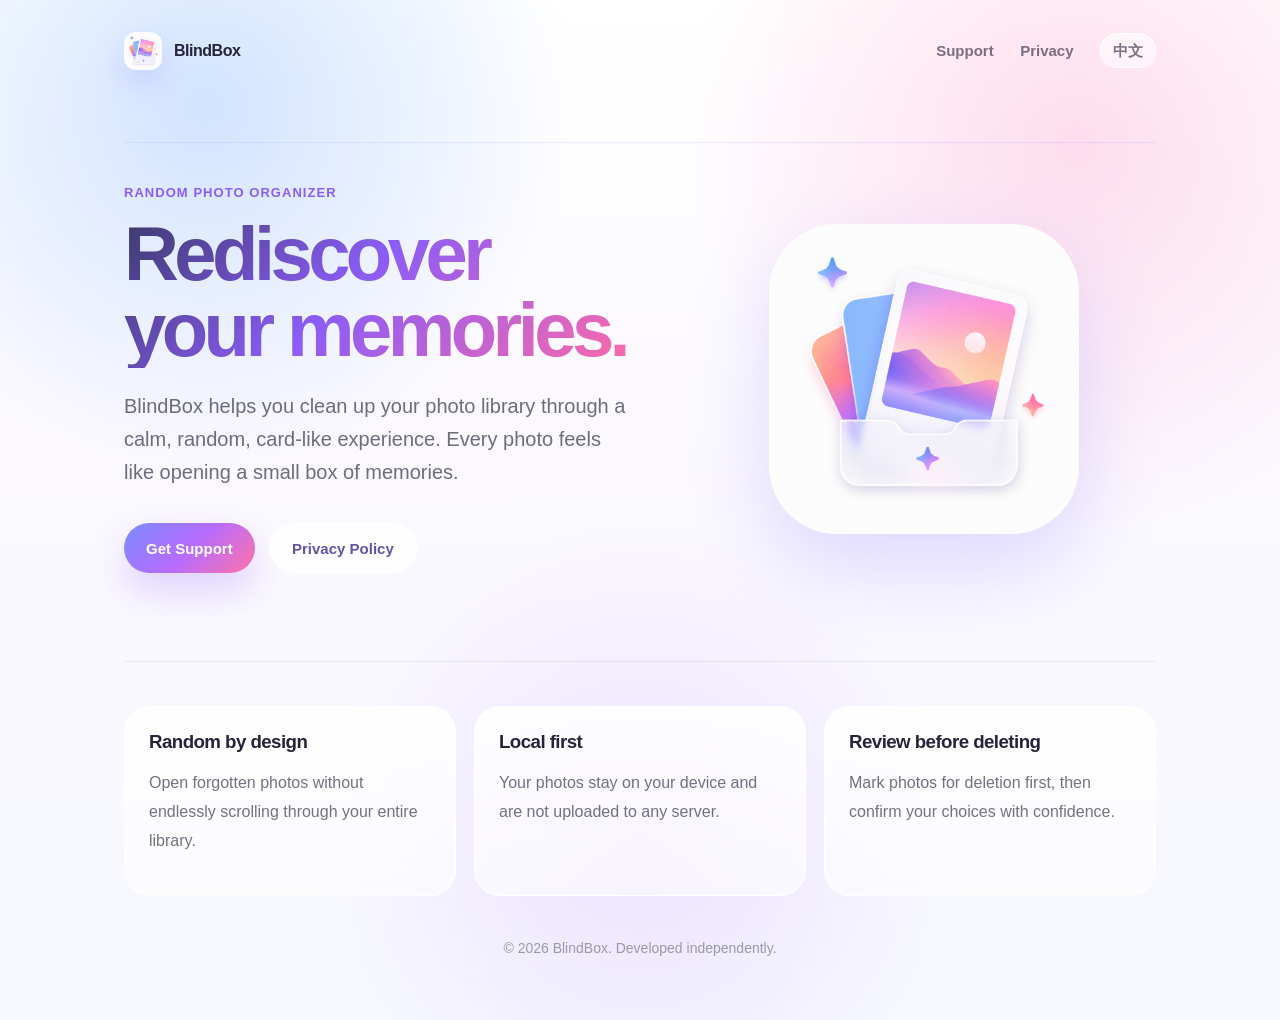
<file: index.html>
<!DOCTYPE html>
<html lang="en">
<head>
  <meta charset="UTF-8" />
  <meta name="viewport" content="width=device-width, initial-scale=1.0" />
  <title>BlindBox</title>
  <link rel="icon" type="image/png" href="blindboxicon.png" />
  <link rel="stylesheet" href="style.css" />
</head>
<body>
  <main class="page">
    <nav>
      <a class="brand" href="index.html">
        <img class="icon" src="blindboxicon.png" alt="BlindBox Icon" />
        <span>BlindBox</span>
      </a>
      <div class="nav-links">
        <a href="support.html">Support</a>
        <a href="privacy.html">Privacy</a>
        <a class="lang" href="zh/index.html">中文</a>
      </div>
    </nav>

    <section class="hero">
      <div>
        <div class="eyebrow">Random Photo Organizer</div>
        <h1>Rediscover your memories.</h1>
        <p class="lead">
          BlindBox helps you clean up your photo library through a calm, random, card-like experience.
          Every photo feels like opening a small box of memories.
        </p>
        <div class="actions">
          <a class="button primary" href="support.html">Get Support</a>
          <a class="button secondary" href="privacy.html">Privacy Policy</a>
        </div>
      </div>

      <div class="visual">
        <img class="icon-large" src="blindboxicon.png" alt="BlindBox App Icon" />
      </div>
    </section>

    <section class="cards">
      <div class="card">
        <h3>Random by design</h3>
        <p>Open forgotten photos without endlessly scrolling through your entire library.</p>
      </div>
      <div class="card">
        <h3>Local first</h3>
        <p>Your photos stay on your device and are not uploaded to any server.</p>
      </div>
      <div class="card">
        <h3>Review before deleting</h3>
        <p>Mark photos for deletion first, then confirm your choices with confidence.</p>
      </div>
    </section>

    <footer>© 2026 BlindBox. Developed independently.</footer>
  </main>
</body>
</html>
</file>
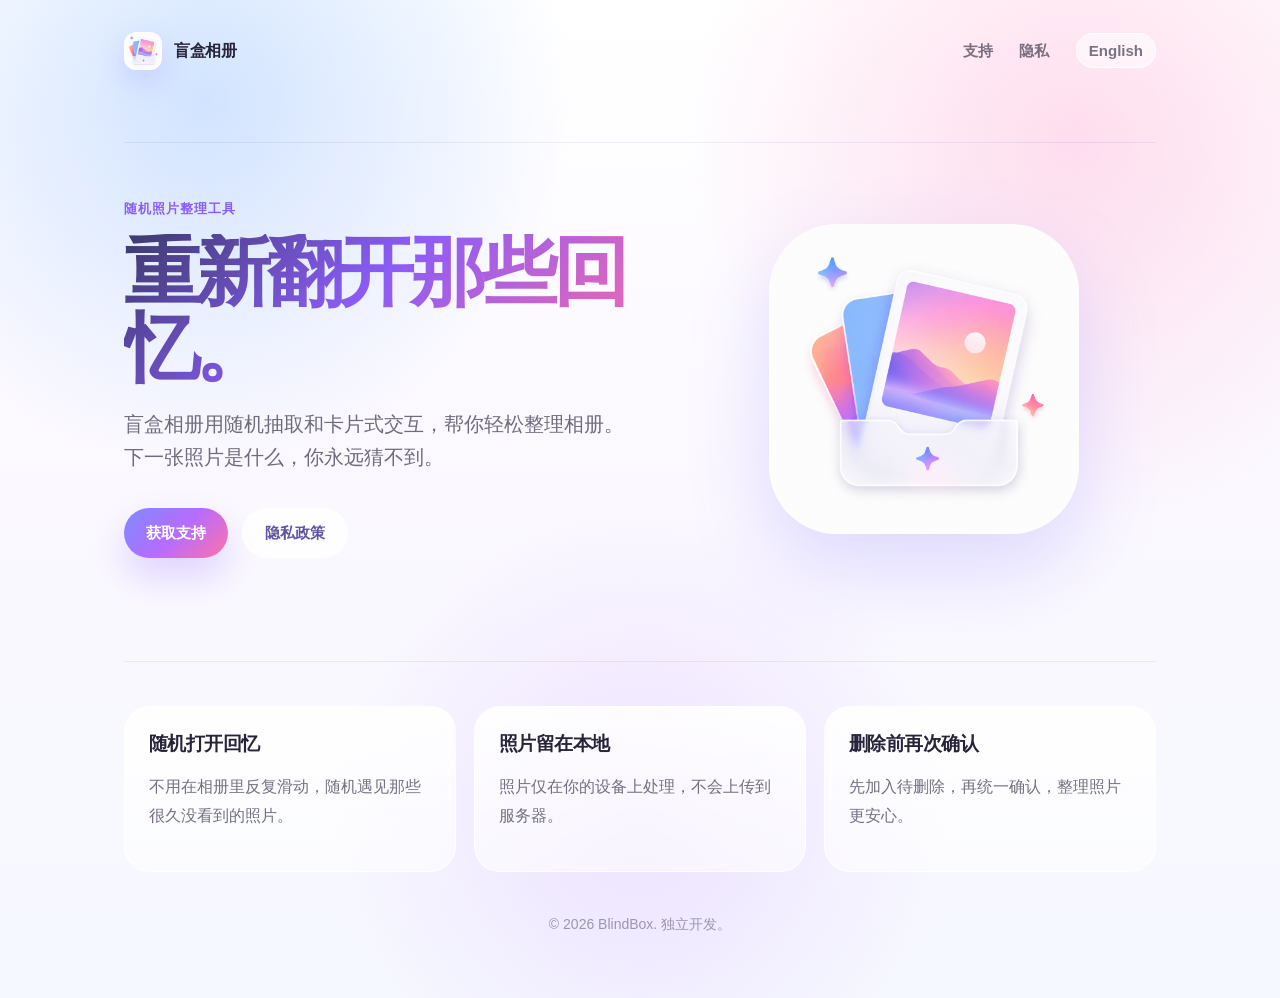
<file: zh/index.html>
<!DOCTYPE html>
<html lang="zh-CN">
<head>
  <meta charset="UTF-8" />
  <meta name="viewport" content="width=device-width, initial-scale=1.0" />
  <title>盲盒相册</title>
  <link rel="icon" type="image/png" href="../blindboxicon.png" />
  <link rel="stylesheet" href="../style.css" />
</head>
<body>
  <main class="page">
    <nav>
      <a class="brand" href="index.html">
        <img class="icon" src="../blindboxicon.png" alt="盲盒相册图标" />
        <span>盲盒相册</span>
      </a>
      <div class="nav-links">
        <a href="support.html">支持</a>
        <a href="privacy.html">隐私</a>
        <a class="lang" href="../index.html">English</a>
      </div>
    </nav>

    <section class="hero">
      <div>
        <div class="eyebrow">随机照片整理工具</div>
        <h1>重新翻开那些回忆。</h1>
        <p class="lead">
          盲盒相册用随机抽取和卡片式交互，帮你轻松整理相册。
          下一张照片是什么，你永远猜不到。
        </p>
        <div class="actions">
          <a class="button primary" href="support.html">获取支持</a>
          <a class="button secondary" href="privacy.html">隐私政策</a>
        </div>
      </div>

      <div class="visual">
        <img class="icon-large" src="../blindboxicon.png" alt="盲盒相册 App 图标" />
      </div>
    </section>

    <section class="cards">
      <div class="card">
        <h3>随机打开回忆</h3>
        <p>不用在相册里反复滑动，随机遇见那些很久没看到的照片。</p>
      </div>
      <div class="card">
        <h3>照片留在本地</h3>
        <p>照片仅在你的设备上处理，不会上传到服务器。</p>
      </div>
      <div class="card">
        <h3>删除前再次确认</h3>
        <p>先加入待删除，再统一确认，整理照片更安心。</p>
      </div>
    </section>

    <footer>© 2026 BlindBox. 独立开发。</footer>
  </main>
</body>
</html>
</file>
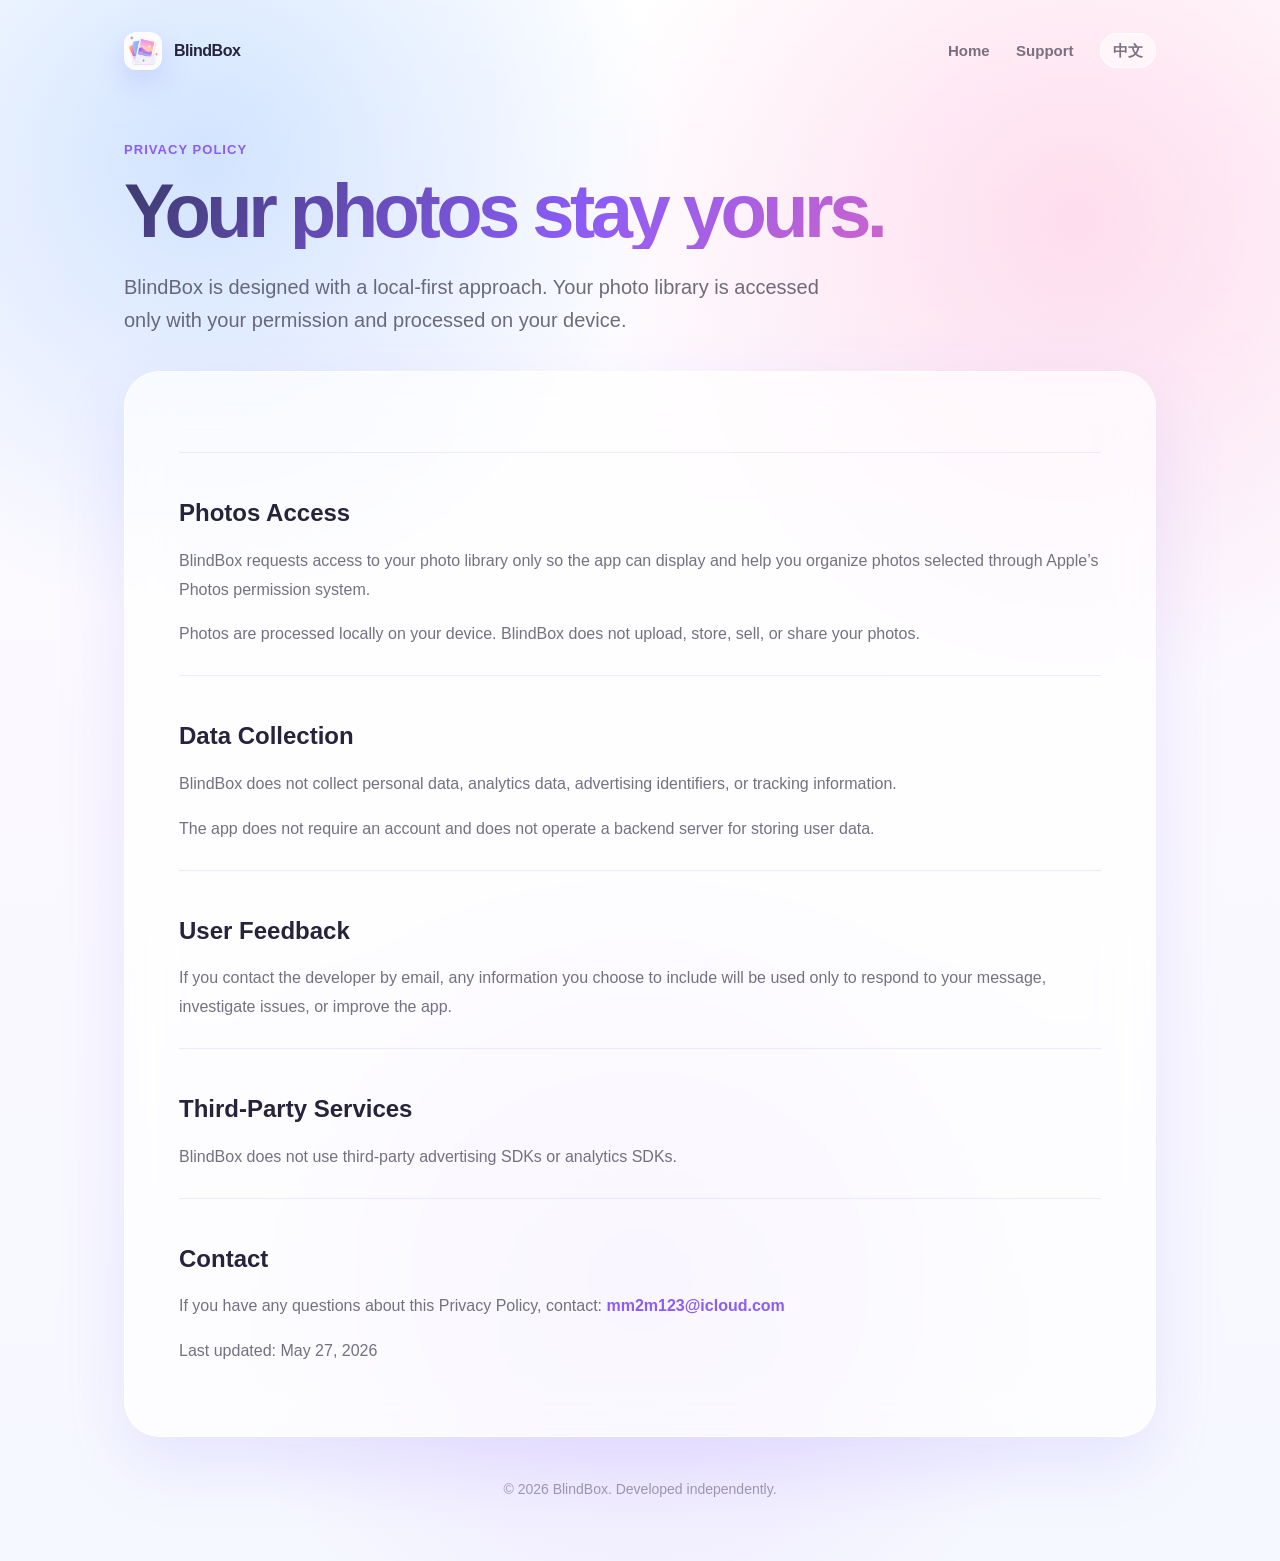
<file: privacy.html>
<!DOCTYPE html>
<html lang="en">
<head>
  <meta charset="UTF-8" />
  <meta name="viewport" content="width=device-width, initial-scale=1.0" />
  <title>BlindBox Privacy Policy</title>
  <link rel="icon" type="image/png" href="blindboxicon.png" />
  <link rel="stylesheet" href="style.css" />
</head>
<body>
  <main class="page">
    <nav>
      <a class="brand" href="index.html">
        <img class="icon" src="blindboxicon.png" alt="BlindBox Icon" />
        <span>BlindBox</span>
      </a>
      <div class="nav-links">
        <a href="index.html">Home</a>
        <a href="support.html">Support</a>
        <a class="lang" href="zh/privacy.html">中文</a>
      </div>
    </nav>

    <div class="eyebrow">Privacy Policy</div>
    <h1>Your photos stay yours.</h1>
    <p class="lead">
      BlindBox is designed with a local-first approach. Your photo library is accessed only
      with your permission and processed on your device.
    </p>

    <article class="content">
      <section>
        <h2>Photos Access</h2>
        <p>BlindBox requests access to your photo library only so the app can display and help you organize photos selected through Apple’s Photos permission system.</p>
        <p>Photos are processed locally on your device. BlindBox does not upload, store, sell, or share your photos.</p>
      </section>

      <section>
        <h2>Data Collection</h2>
        <p>BlindBox does not collect personal data, analytics data, advertising identifiers, or tracking information.</p>
        <p>The app does not require an account and does not operate a backend server for storing user data.</p>
      </section>

      <section>
        <h2>User Feedback</h2>
        <p>If you contact the developer by email, any information you choose to include will be used only to respond to your message, investigate issues, or improve the app.</p>
      </section>

      <section>
        <h2>Third-Party Services</h2>
        <p>BlindBox does not use third-party advertising SDKs or analytics SDKs.</p>
      </section>

      <section>
        <h2>Contact</h2>
        <p>If you have any questions about this Privacy Policy, contact: <a href="mailto:mm2m123@icloud.com">mm2m123@icloud.com</a></p>
      </section>

      <p>Last updated: May 27, 2026</p>
    </article>

    <footer>© 2026 BlindBox. Developed independently.</footer>
  </main>
</body>
</html>
</file>
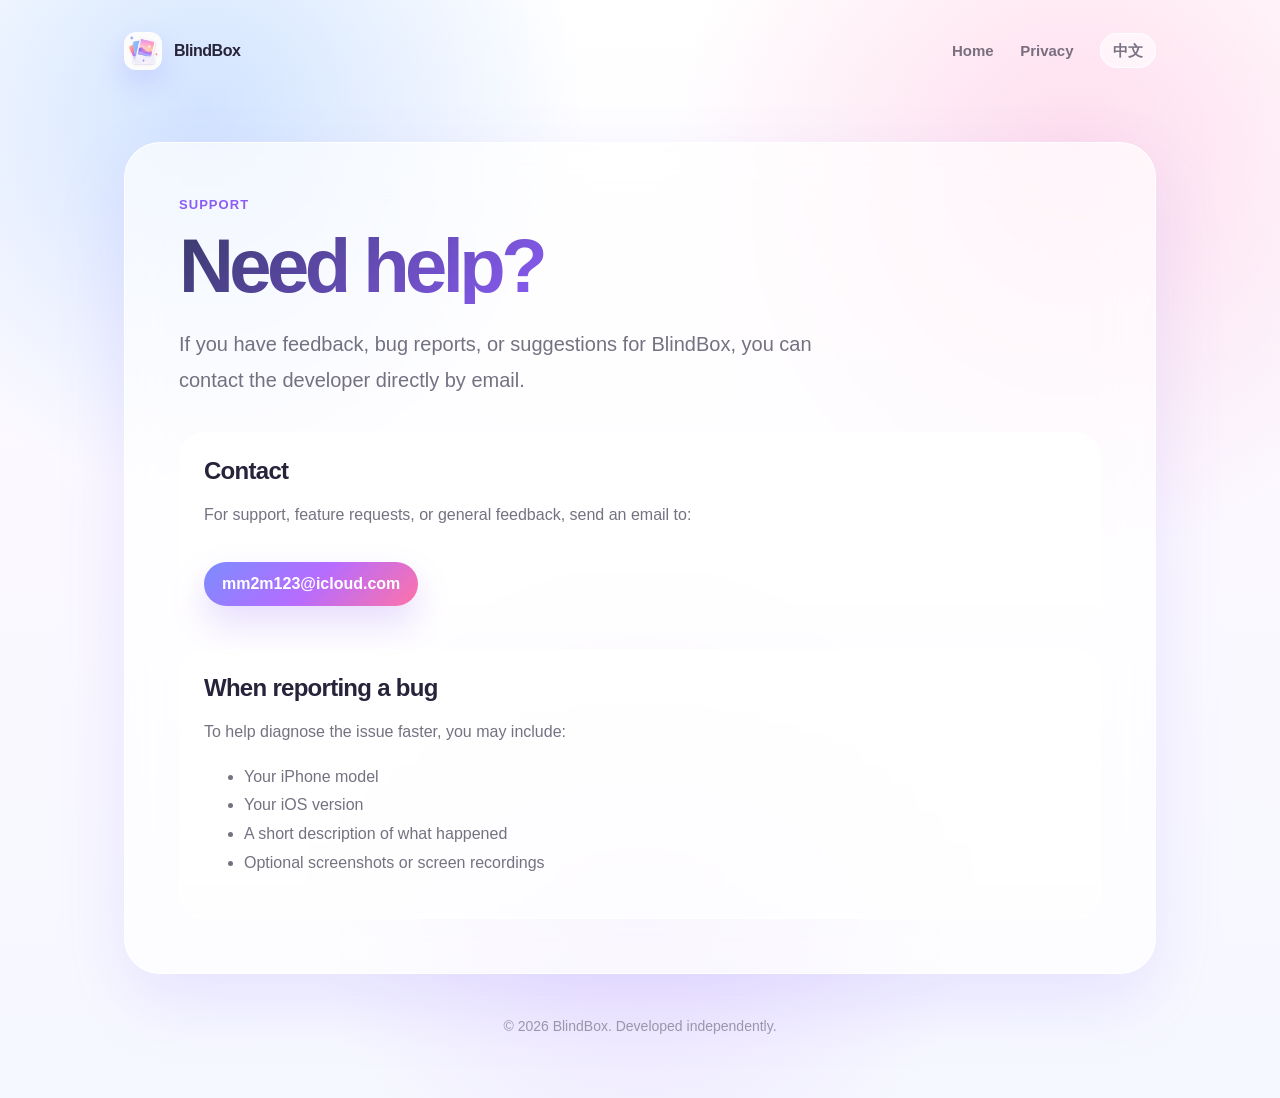
<file: support.html>
<!DOCTYPE html>
<html lang="en">
<head>
  <meta charset="UTF-8" />
  <meta name="viewport" content="width=device-width, initial-scale=1.0" />
  <title>BlindBox Support</title>
  <link rel="icon" type="image/png" href="blindboxicon.png" />
  <link rel="stylesheet" href="style.css" />
</head>
<body>
  <main class="page">
    <nav>
      <a class="brand" href="index.html">
        <img class="icon" src="blindboxicon.png" alt="BlindBox Icon" />
        <span>BlindBox</span>
      </a>
      <div class="nav-links">
        <a href="index.html">Home</a>
        <a href="privacy.html">Privacy</a>
        <a class="lang" href="zh/support.html">中文</a>
      </div>
    </nav>

    <section class="panel">
      <div class="eyebrow">Support</div>
      <h1>Need help?</h1>
      <p class="lead">
        If you have feedback, bug reports, or suggestions for BlindBox,
        you can contact the developer directly by email.
      </p>

      <div class="card">
        <h2>Contact</h2>
        <p>For support, feature requests, or general feedback, send an email to:</p>
        <a class="mail" href="mailto:mm2m123@icloud.com">mm2m123@icloud.com</a>
      </div>

      <div class="card">
        <h2>When reporting a bug</h2>
        <p>To help diagnose the issue faster, you may include:</p>
        <ul>
          <li>Your iPhone model</li>
          <li>Your iOS version</li>
          <li>A short description of what happened</li>
          <li>Optional screenshots or screen recordings</li>
        </ul>
      </div>
    </section>

    <footer>© 2026 BlindBox. Developed independently.</footer>
  </main>
</body>
</html>
</file>
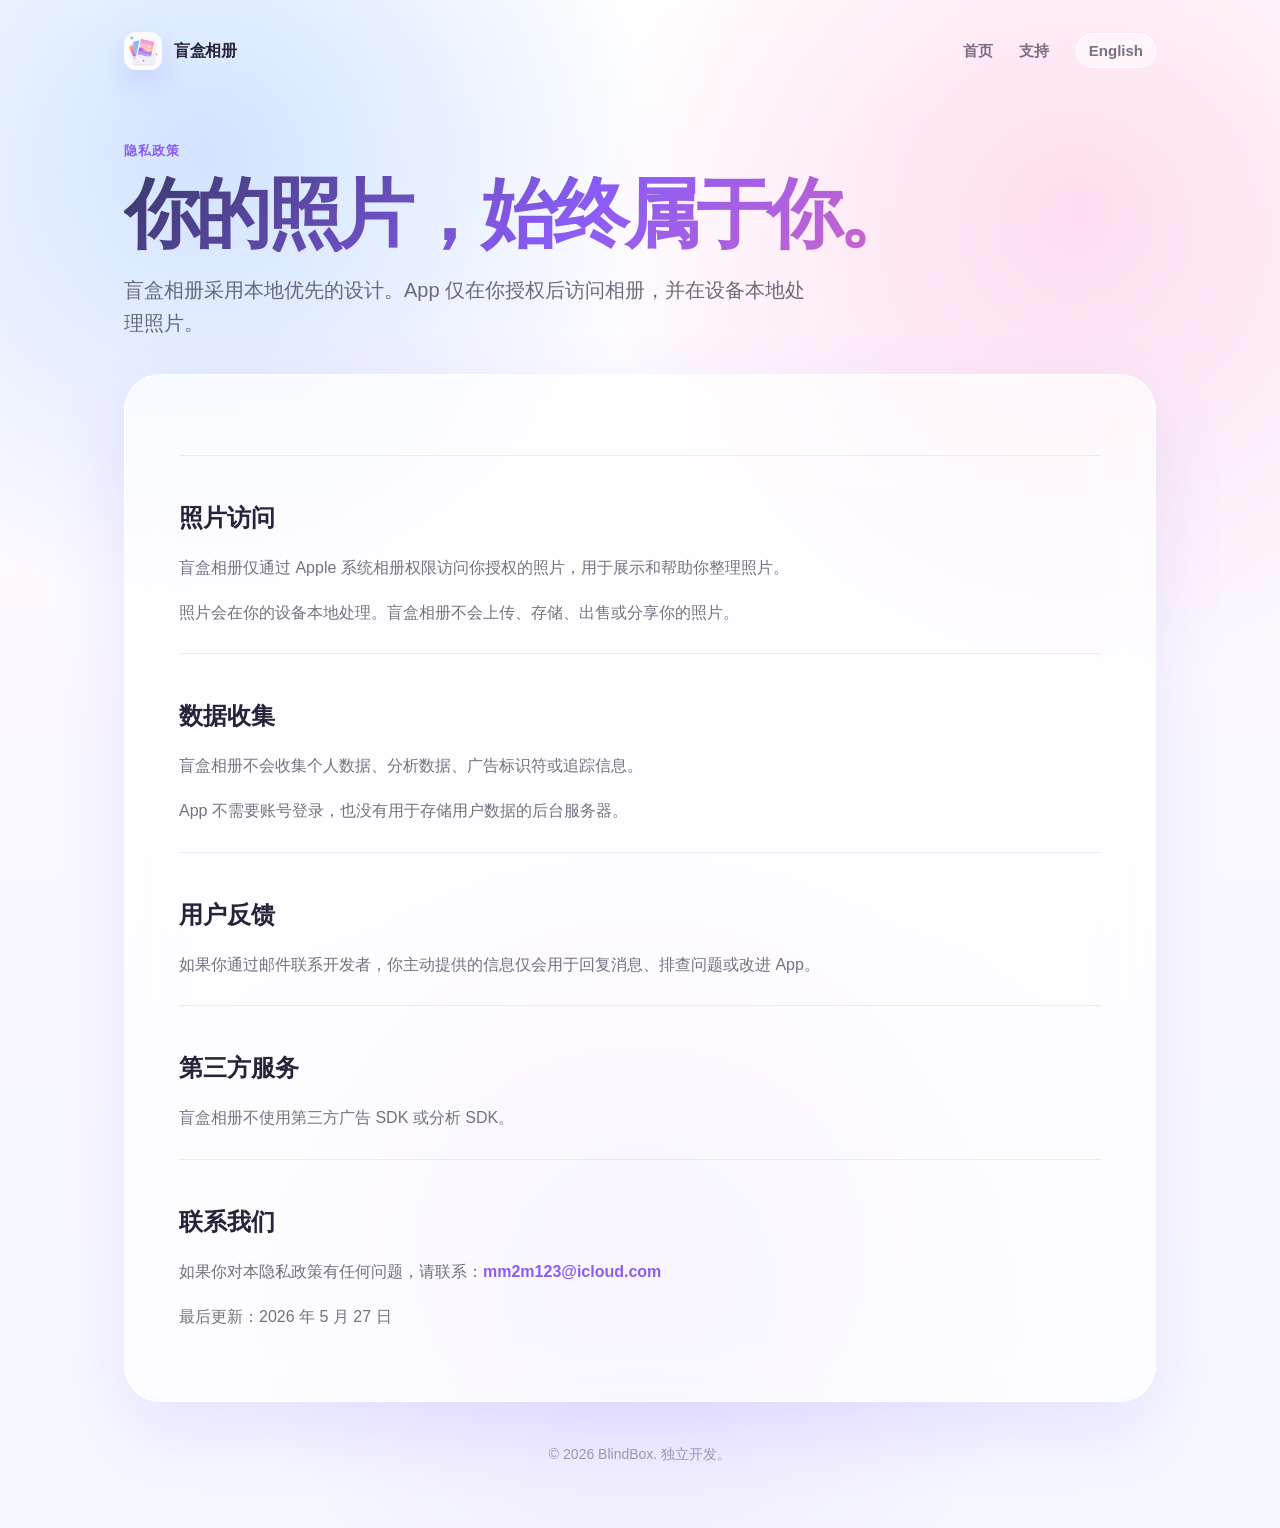
<file: zh/privacy.html>
<!DOCTYPE html>
<html lang="zh-CN">
<head>
  <meta charset="UTF-8" />
  <meta name="viewport" content="width=device-width, initial-scale=1.0" />
  <title>盲盒相册隐私政策</title>
  <link rel="icon" type="image/png" href="../blindboxicon.png" />
  <link rel="stylesheet" href="../style.css" />
</head>
<body>
  <main class="page">
    <nav>
      <a class="brand" href="index.html">
        <img class="icon" src="../blindboxicon.png" alt="盲盒相册图标" />
        <span>盲盒相册</span>
      </a>
      <div class="nav-links">
        <a href="index.html">首页</a>
        <a href="support.html">支持</a>
        <a class="lang" href="../privacy.html">English</a>
      </div>
    </nav>

    <div class="eyebrow">隐私政策</div>
    <h1>你的照片，始终属于你。</h1>
    <p class="lead">
      盲盒相册采用本地优先的设计。App 仅在你授权后访问相册，并在设备本地处理照片。
    </p>

    <article class="content">
      <section>
        <h2>照片访问</h2>
        <p>盲盒相册仅通过 Apple 系统相册权限访问你授权的照片，用于展示和帮助你整理照片。</p>
        <p>照片会在你的设备本地处理。盲盒相册不会上传、存储、出售或分享你的照片。</p>
      </section>

      <section>
        <h2>数据收集</h2>
        <p>盲盒相册不会收集个人数据、分析数据、广告标识符或追踪信息。</p>
        <p>App 不需要账号登录，也没有用于存储用户数据的后台服务器。</p>
      </section>

      <section>
        <h2>用户反馈</h2>
        <p>如果你通过邮件联系开发者，你主动提供的信息仅会用于回复消息、排查问题或改进 App。</p>
      </section>

      <section>
        <h2>第三方服务</h2>
        <p>盲盒相册不使用第三方广告 SDK 或分析 SDK。</p>
      </section>

      <section>
        <h2>联系我们</h2>
        <p>如果你对本隐私政策有任何问题，请联系：<a href="mailto:mm2m123@icloud.com">mm2m123@icloud.com</a></p>
      </section>

      <p>最后更新：2026 年 5 月 27 日</p>
    </article>

    <footer>© 2026 BlindBox. 独立开发。</footer>
  </main>
</body>
</html>
</file>
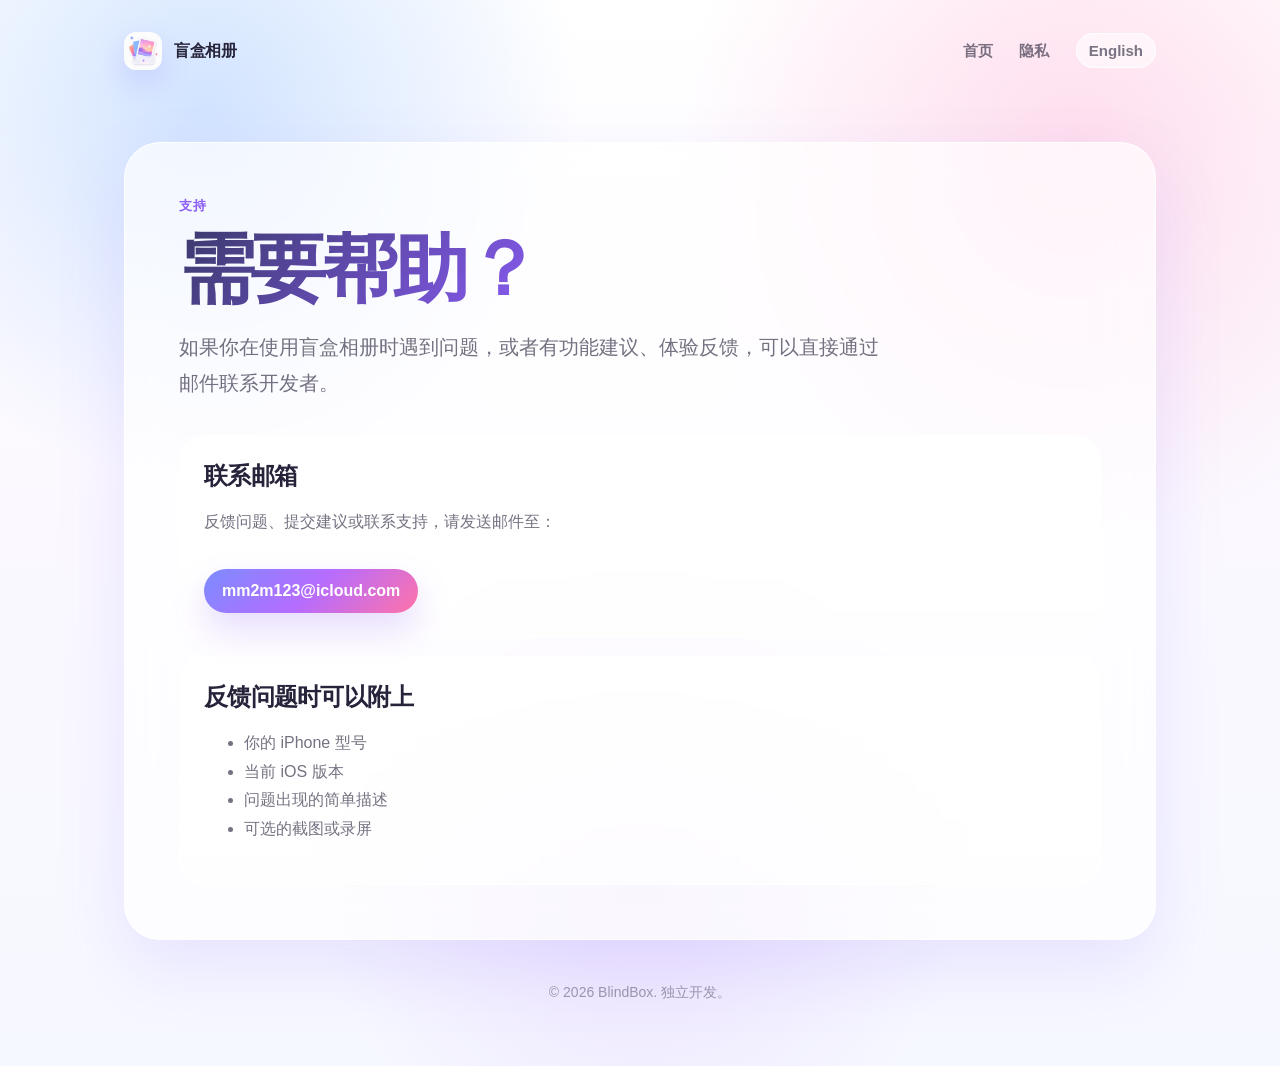
<file: zh/support.html>
<!DOCTYPE html>
<html lang="zh-CN">
<head>
  <meta charset="UTF-8" />
  <meta name="viewport" content="width=device-width, initial-scale=1.0" />
  <title>盲盒相册支持</title>
  <link rel="icon" type="image/png" href="../blindboxicon.png" />
  <link rel="stylesheet" href="../style.css" />
</head>
<body>
  <main class="page">
    <nav>
      <a class="brand" href="index.html">
        <img class="icon" src="../blindboxicon.png" alt="盲盒相册图标" />
        <span>盲盒相册</span>
      </a>
      <div class="nav-links">
        <a href="index.html">首页</a>
        <a href="privacy.html">隐私</a>
        <a class="lang" href="../support.html">English</a>
      </div>
    </nav>

    <section class="panel">
      <div class="eyebrow">支持</div>
      <h1>需要帮助？</h1>
      <p class="lead">
        如果你在使用盲盒相册时遇到问题，或者有功能建议、体验反馈，可以直接通过邮件联系开发者。
      </p>

      <div class="card">
        <h2>联系邮箱</h2>
        <p>反馈问题、提交建议或联系支持，请发送邮件至：</p>
        <a class="mail" href="mailto:mm2m123@icloud.com">mm2m123@icloud.com</a>
      </div>

      <div class="card">
        <h2>反馈问题时可以附上</h2>
        <ul>
          <li>你的 iPhone 型号</li>
          <li>当前 iOS 版本</li>
          <li>问题出现的简单描述</li>
          <li>可选的截图或录屏</li>
        </ul>
      </div>
    </section>

    <footer>© 2026 BlindBox. 独立开发。</footer>
  </main>
</body>
</html>
</file>
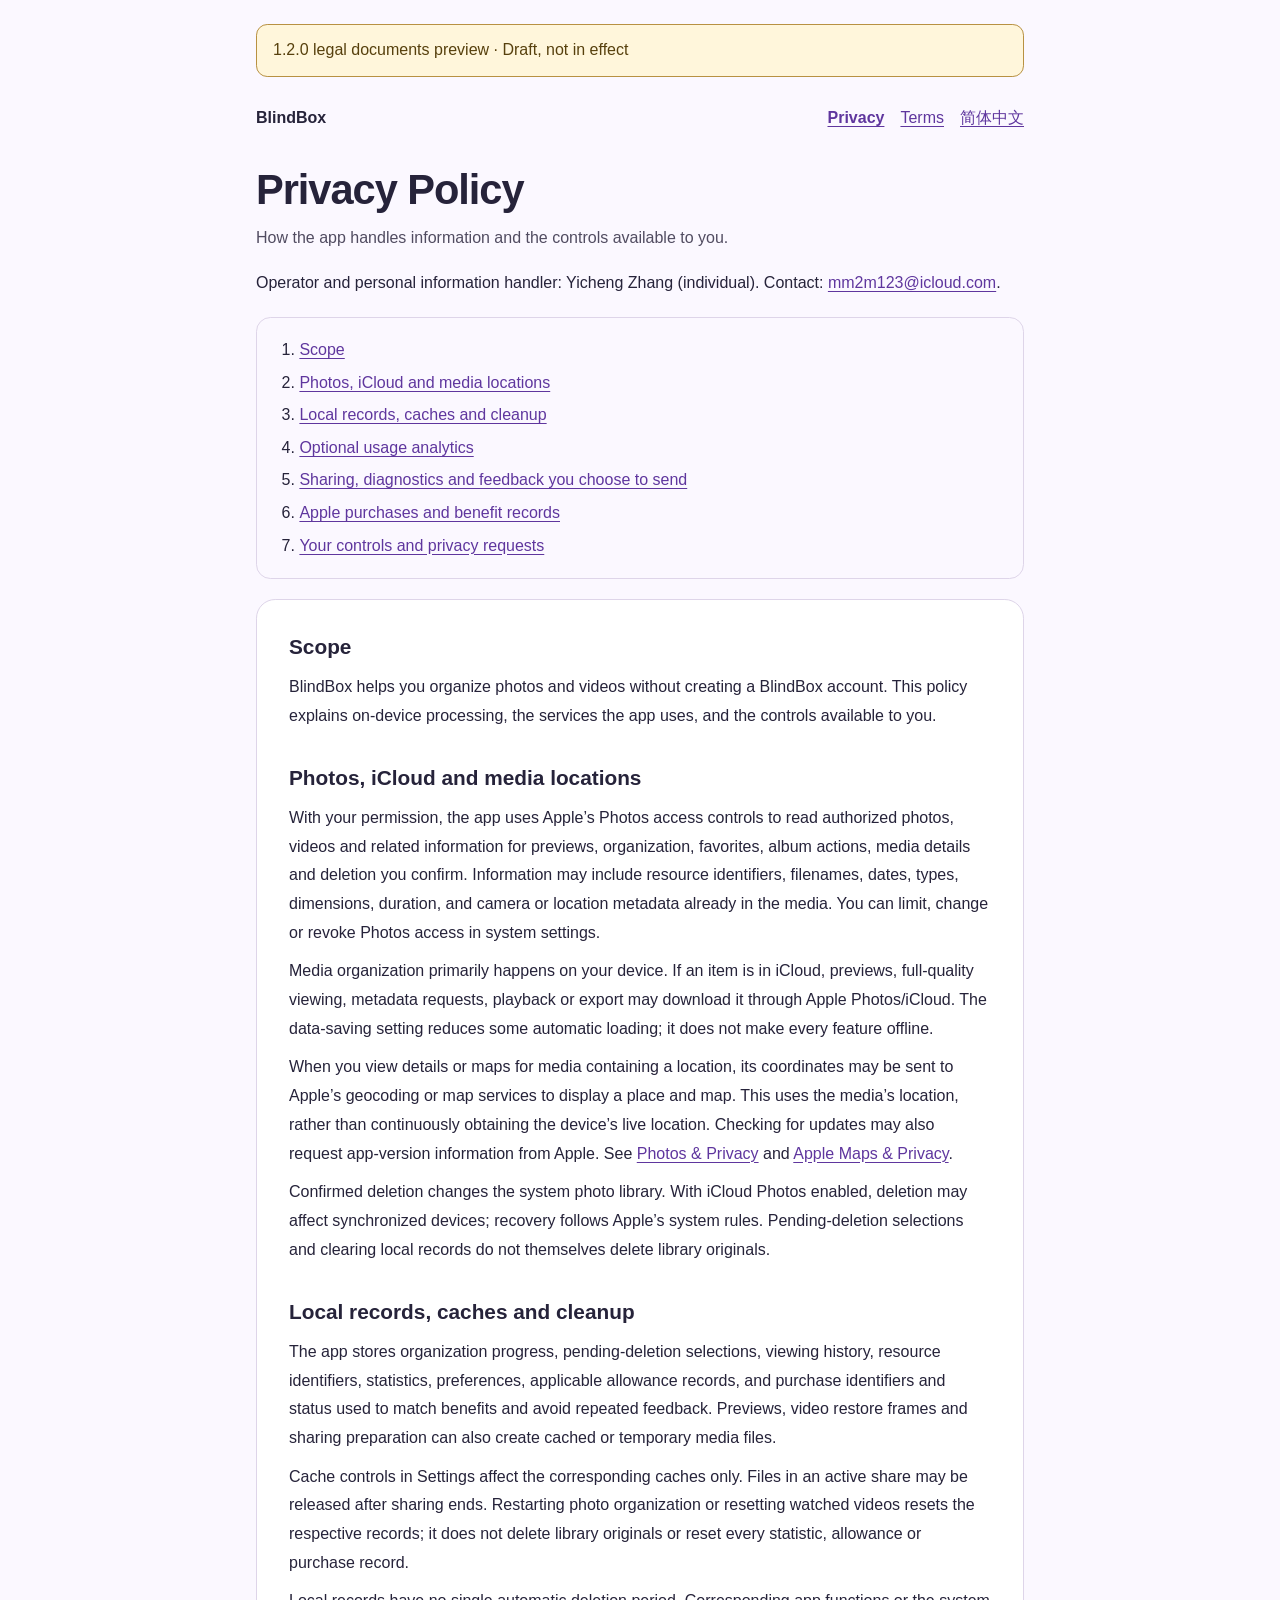
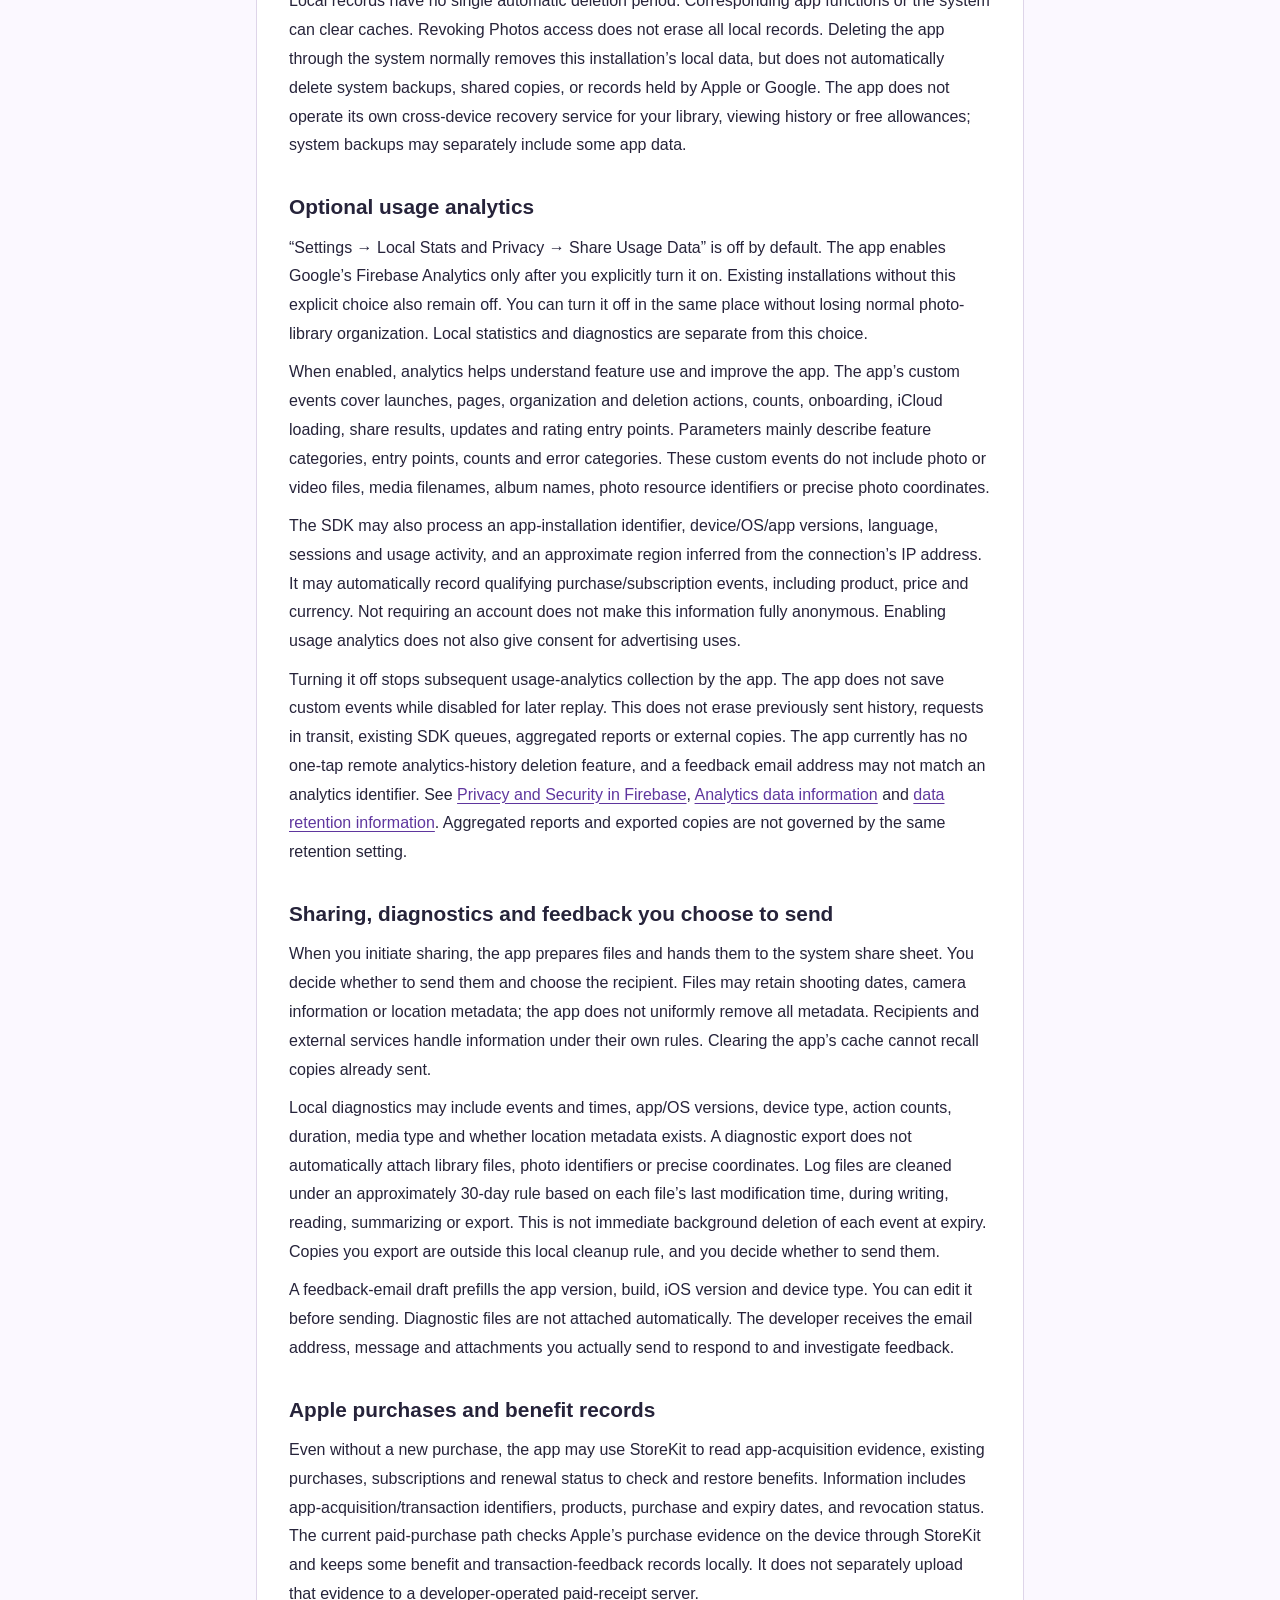
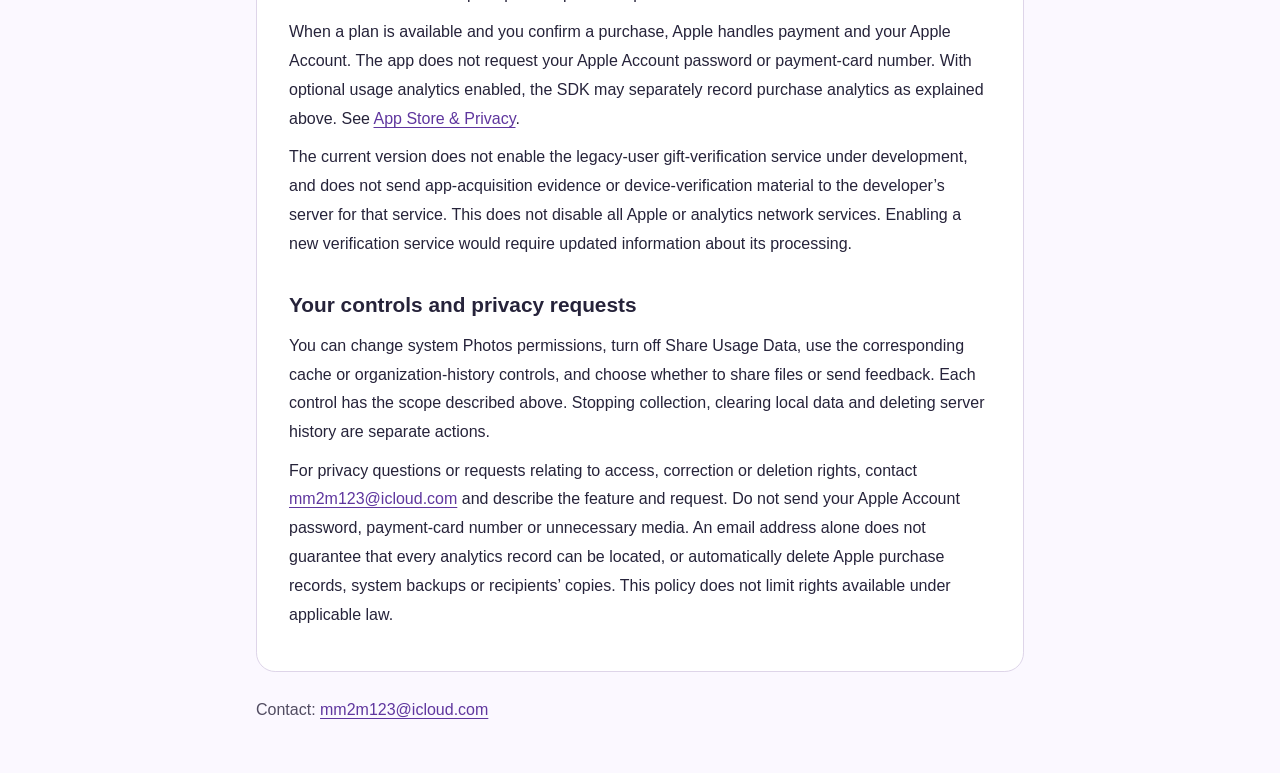
<file: preview/1.2.0/legal/privacy.html>
<!doctype html>
<html lang="en">
<head>
<meta charset="utf-8">
<meta name="viewport" content="width=device-width, initial-scale=1">
<meta name="robots" content="noindex,nofollow,noarchive">
<meta name="blindbox-document-status" content="unpublished-candidate">
<title>BlindBox · Privacy Policy · Draft preview</title>
<link rel="stylesheet" href="legal.css">
</head>
<body>
<a class="skip" href="#policy">Skip to content</a>
<main class="page">
<aside class="candidate" role="note">1.2.0 legal documents preview · Draft, not in effect</aside>
<nav aria-label="Legal documents"><span class="brand">BlindBox</span><div class="links"><a href="privacy.html" aria-current="page">Privacy</a><a href="terms.html">Terms</a><a href="zh/privacy.html" lang="zh-Hans">简体中文</a></div></nav>
<header><h1>Privacy Policy</h1><p class="lead">How the app handles information and the controls available to you.</p><p class="operator">Operator and personal information handler: Yicheng Zhang (individual). Contact: <a href="mailto:mm2m123@icloud.com">mm2m123@icloud.com</a>.</p></header>
<nav class="contents" aria-label="On this page"><ol><li><a href="#scope">Scope</a></li><li><a href="#photos">Photos, iCloud and media locations</a></li><li><a href="#local">Local records, caches and cleanup</a></li><li><a href="#analytics">Optional usage analytics</a></li><li><a href="#sharing">Sharing, diagnostics and feedback you choose to send</a></li><li><a href="#purchases">Apple purchases and benefit records</a></li><li><a href="#choices">Your controls and privacy requests</a></li></ol></nav>
<article id="policy" class="content"><section id="scope"><h2>Scope</h2><p>BlindBox helps you organize photos and videos without creating a BlindBox account. This policy explains on-device processing, the services the app uses, and the controls available to you.</p></section>
<section id="photos"><h2>Photos, iCloud and media locations</h2><p>With your permission, the app uses Apple’s Photos access controls to read authorized photos, videos and related information for previews, organization, favorites, album actions, media details and deletion you confirm. Information may include resource identifiers, filenames, dates, types, dimensions, duration, and camera or location metadata already in the media. You can limit, change or revoke Photos access in system settings.</p>
<p>Media organization primarily happens on your device. If an item is in iCloud, previews, full-quality viewing, metadata requests, playback or export may download it through Apple Photos/iCloud. The data-saving setting reduces some automatic loading; it does not make every feature offline.</p>
<p>When you view details or maps for media containing a location, its coordinates may be sent to Apple’s geocoding or map services to display a place and map. This uses the media’s location, rather than continuously obtaining the device’s live location. Checking for updates may also request app-version information from Apple. See <a href="https://www.apple.com/legal/privacy/data/en/photos/">Photos &amp; Privacy</a> and <a href="https://www.apple.com/legal/privacy/data/en/apple-maps/">Apple Maps &amp; Privacy</a>.</p>
<p>Confirmed deletion changes the system photo library. With iCloud Photos enabled, deletion may affect synchronized devices; recovery follows Apple’s system rules. Pending-deletion selections and clearing local records do not themselves delete library originals.</p></section>
<section id="local"><h2>Local records, caches and cleanup</h2><p>The app stores organization progress, pending-deletion selections, viewing history, resource identifiers, statistics, preferences, applicable allowance records, and purchase identifiers and status used to match benefits and avoid repeated feedback. Previews, video restore frames and sharing preparation can also create cached or temporary media files.</p>
<p>Cache controls in Settings affect the corresponding caches only. Files in an active share may be released after sharing ends. Restarting photo organization or resetting watched videos resets the respective records; it does not delete library originals or reset every statistic, allowance or purchase record.</p>
<p>Local records have no single automatic deletion period. Corresponding app functions or the system can clear caches. Revoking Photos access does not erase all local records. Deleting the app through the system normally removes this installation’s local data, but does not automatically delete system backups, shared copies, or records held by Apple or Google. The app does not operate its own cross-device recovery service for your library, viewing history or free allowances; system backups may separately include some app data.</p></section>
<section id="analytics"><h2>Optional usage analytics</h2><p>“Settings → Local Stats and Privacy → Share Usage Data” is off by default. The app enables Google’s Firebase Analytics only after you explicitly turn it on. Existing installations without this explicit choice also remain off. You can turn it off in the same place without losing normal photo-library organization. Local statistics and diagnostics are separate from this choice.</p>
<p>When enabled, analytics helps understand feature use and improve the app. The app’s custom events cover launches, pages, organization and deletion actions, counts, onboarding, iCloud loading, share results, updates and rating entry points. Parameters mainly describe feature categories, entry points, counts and error categories. These custom events do not include photo or video files, media filenames, album names, photo resource identifiers or precise photo coordinates.</p>
<p>The SDK may also process an app-installation identifier, device/OS/app versions, language, sessions and usage activity, and an approximate region inferred from the connection’s IP address. It may automatically record qualifying purchase/subscription events, including product, price and currency. Not requiring an account does not make this information fully anonymous. Enabling usage analytics does not also give consent for advertising uses.</p>
<p>Turning it off stops subsequent usage-analytics collection by the app. The app does not save custom events while disabled for later replay. This does not erase previously sent history, requests in transit, existing SDK queues, aggregated reports or external copies. The app currently has no one-tap remote analytics-history deletion feature, and a feedback email address may not match an analytics identifier. See <a href="https://firebase.google.com/support/privacy">Privacy and Security in Firebase</a>, <a href="https://support.google.com/analytics/answer/10285841?hl=en">Analytics data information</a> and <a href="https://support.google.com/analytics/answer/7667196?hl=en">data retention information</a>. Aggregated reports and exported copies are not governed by the same retention setting.</p></section>
<section id="sharing"><h2>Sharing, diagnostics and feedback you choose to send</h2><p>When you initiate sharing, the app prepares files and hands them to the system share sheet. You decide whether to send them and choose the recipient. Files may retain shooting dates, camera information or location metadata; the app does not uniformly remove all metadata. Recipients and external services handle information under their own rules. Clearing the app’s cache cannot recall copies already sent.</p>
<p>Local diagnostics may include events and times, app/OS versions, device type, action counts, duration, media type and whether location metadata exists. A diagnostic export does not automatically attach library files, photo identifiers or precise coordinates. Log files are cleaned under an approximately 30-day rule based on each file’s last modification time, during writing, reading, summarizing or export. This is not immediate background deletion of each event at expiry. Copies you export are outside this local cleanup rule, and you decide whether to send them.</p>
<p>A feedback-email draft prefills the app version, build, iOS version and device type. You can edit it before sending. Diagnostic files are not attached automatically. The developer receives the email address, message and attachments you actually send to respond to and investigate feedback.</p></section>
<section id="purchases"><h2>Apple purchases and benefit records</h2><p>Even without a new purchase, the app may use StoreKit to read app-acquisition evidence, existing purchases, subscriptions and renewal status to check and restore benefits. Information includes app-acquisition/transaction identifiers, products, purchase and expiry dates, and revocation status. The current paid-purchase path checks Apple’s purchase evidence on the device through StoreKit and keeps some benefit and transaction-feedback records locally. It does not separately upload that evidence to a developer-operated paid-receipt server.</p>
<p>When a plan is available and you confirm a purchase, Apple handles payment and your Apple Account. The app does not request your Apple Account password or payment-card number. With optional usage analytics enabled, the SDK may separately record purchase analytics as explained above. See <a href="https://www.apple.com/legal/privacy/data/en/app-store/">App Store &amp; Privacy</a>.</p>
<p>The current version does not enable the legacy-user gift-verification service under development, and does not send app-acquisition evidence or device-verification material to the developer’s server for that service. This does not disable all Apple or analytics network services. Enabling a new verification service would require updated information about its processing.</p></section>
<section id="choices"><h2>Your controls and privacy requests</h2><p>You can change system Photos permissions, turn off Share Usage Data, use the corresponding cache or organization-history controls, and choose whether to share files or send feedback. Each control has the scope described above. Stopping collection, clearing local data and deleting server history are separate actions.</p>
<p>For privacy questions or requests relating to access, correction or deletion rights, contact <a href="mailto:mm2m123@icloud.com">mm2m123@icloud.com</a> and describe the feature and request. Do not send your Apple Account password, payment-card number or unnecessary media. An email address alone does not guarantee that every analytics record can be located, or automatically delete Apple purchase records, system backups or recipients’ copies. This policy does not limit rights available under applicable law.</p></section></article>
<footer>Contact: <a href="mailto:mm2m123@icloud.com">mm2m123@icloud.com</a></footer>
</main>
</body>
</html>
</file>
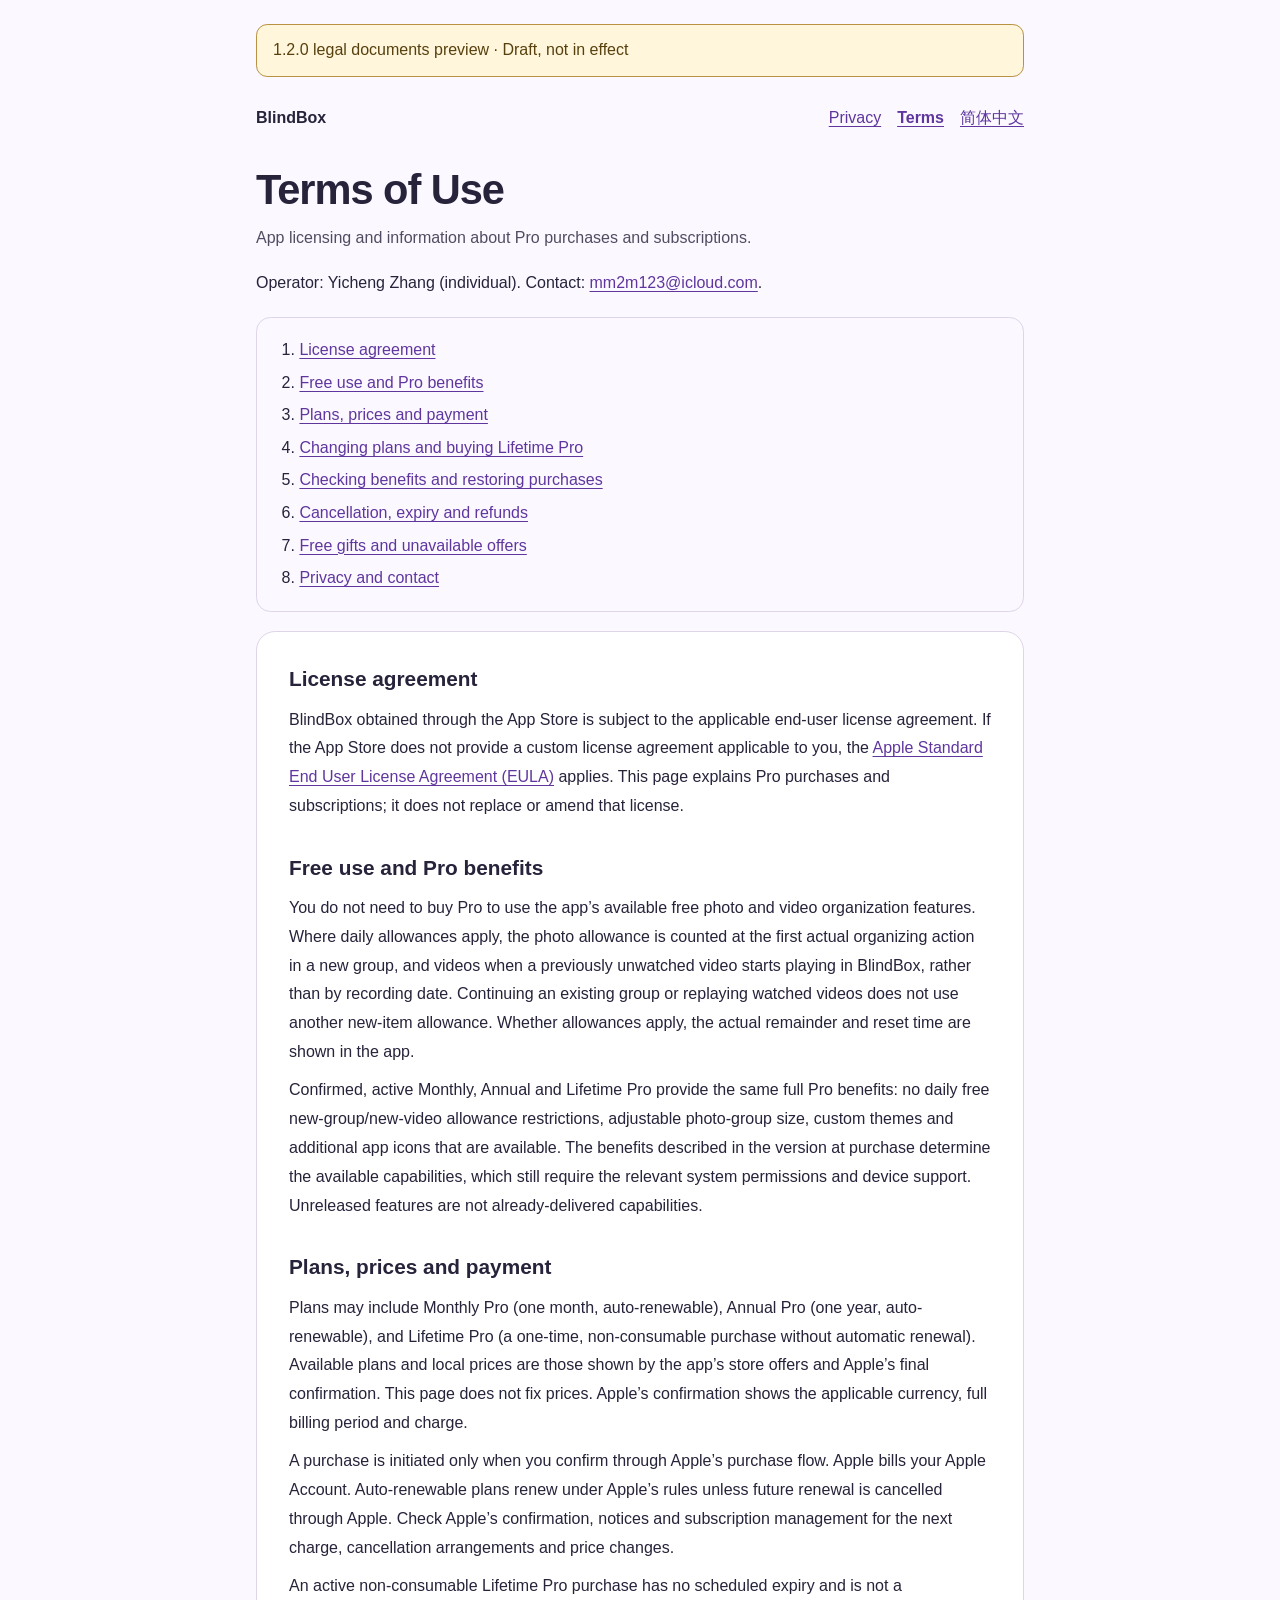
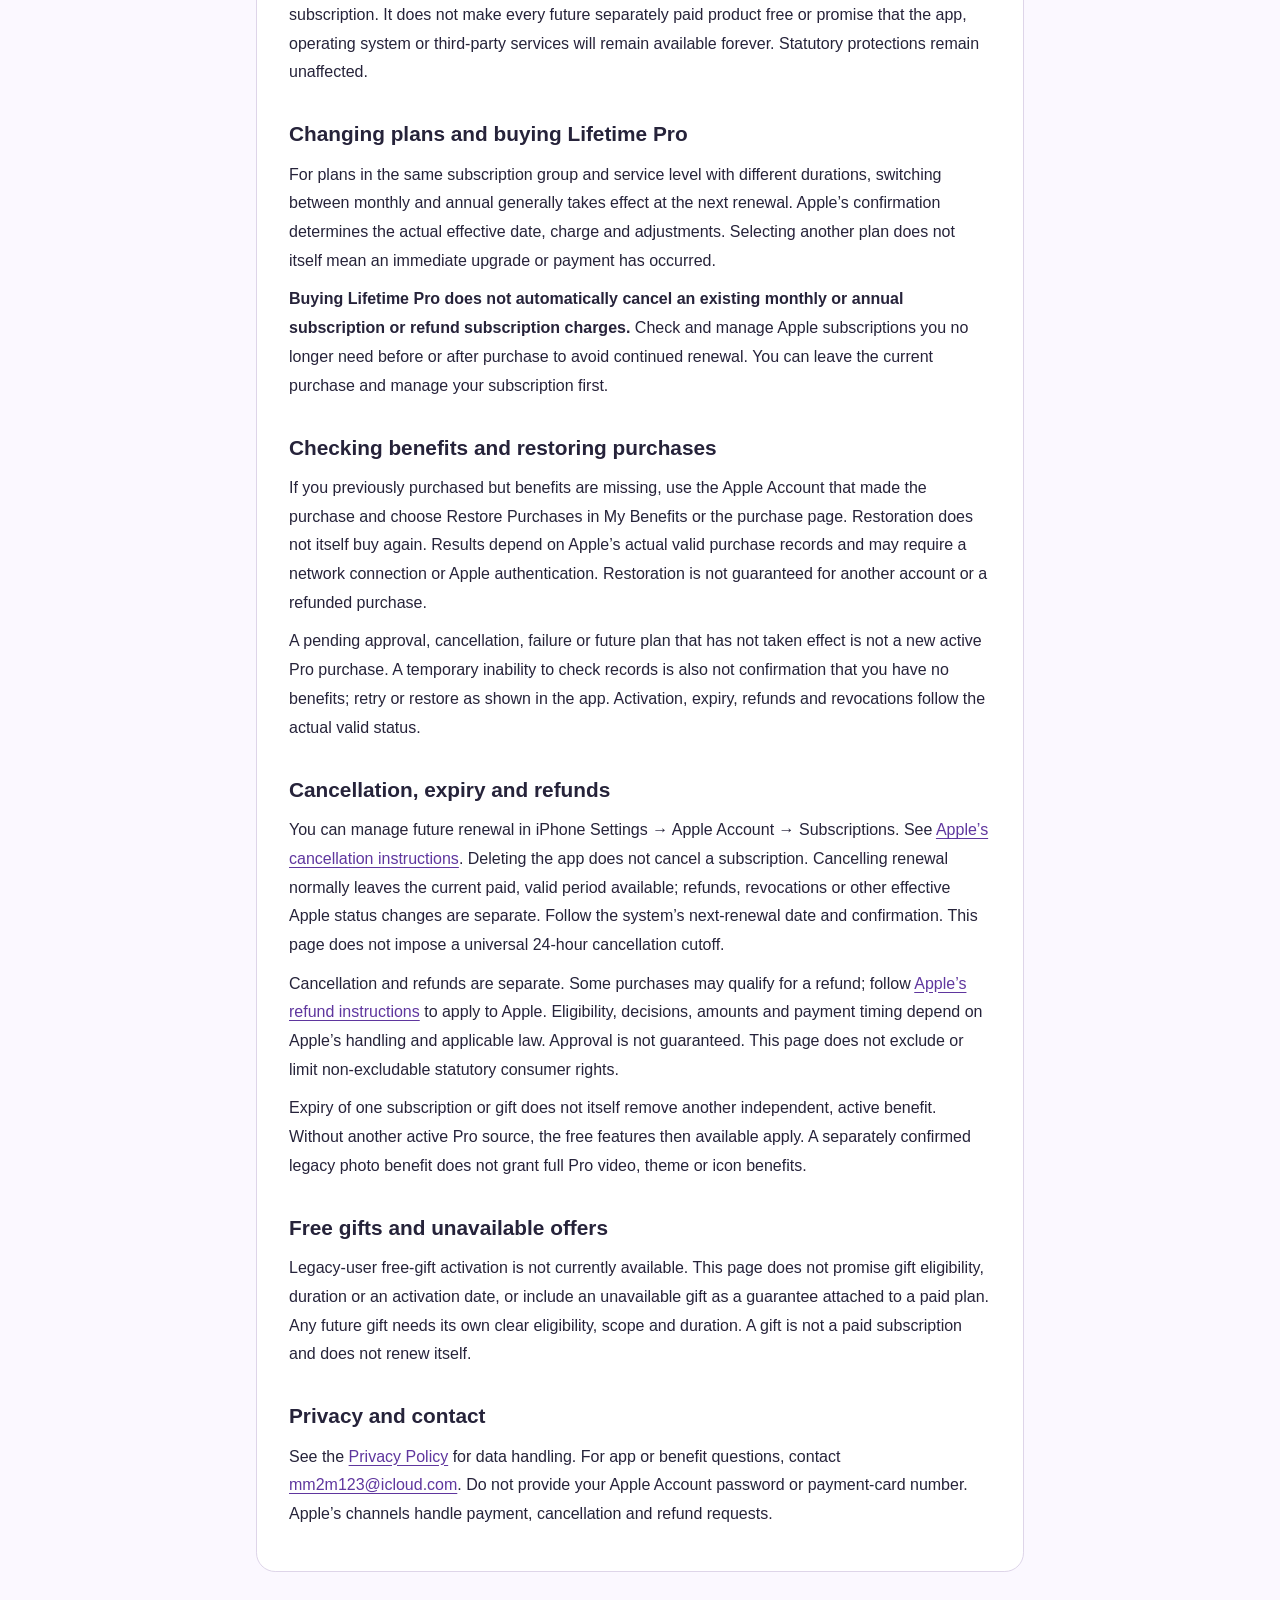
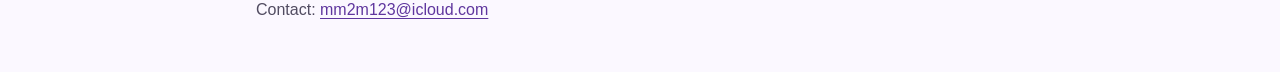
<file: preview/1.2.0/legal/terms.html>
<!doctype html>
<html lang="en">
<head>
<meta charset="utf-8">
<meta name="viewport" content="width=device-width, initial-scale=1">
<meta name="robots" content="noindex,nofollow,noarchive">
<meta name="blindbox-document-status" content="unpublished-candidate">
<title>BlindBox · Terms of Use · Draft preview</title>
<link rel="stylesheet" href="legal.css">
</head>
<body>
<a class="skip" href="#policy">Skip to content</a>
<main class="page">
<aside class="candidate" role="note">1.2.0 legal documents preview · Draft, not in effect</aside>
<nav aria-label="Legal documents"><span class="brand">BlindBox</span><div class="links"><a href="privacy.html">Privacy</a><a href="terms.html" aria-current="page">Terms</a><a href="zh/terms.html" lang="zh-Hans">简体中文</a></div></nav>
<header><h1>Terms of Use</h1><p class="lead">App licensing and information about Pro purchases and subscriptions.</p><p class="operator">Operator: Yicheng Zhang (individual). Contact: <a href="mailto:mm2m123@icloud.com">mm2m123@icloud.com</a>.</p></header>
<nav class="contents" aria-label="On this page"><ol><li><a href="#license">License agreement</a></li><li><a href="#free">Free use and Pro benefits</a></li><li><a href="#plans">Plans, prices and payment</a></li><li><a href="#changes">Changing plans and buying Lifetime Pro</a></li><li><a href="#restore">Checking benefits and restoring purchases</a></li><li><a href="#cancel">Cancellation, expiry and refunds</a></li><li><a href="#gifts">Free gifts and unavailable offers</a></li><li><a href="#contact">Privacy and contact</a></li></ol></nav>
<article id="policy" class="content"><section id="license"><h2>License agreement</h2><p>BlindBox obtained through the App Store is subject to the applicable end-user license agreement. If the App Store does not provide a custom license agreement applicable to you, the <a href="https://www.apple.com/legal/internet-services/itunes/dev/stdeula/">Apple Standard End User License Agreement (EULA)</a> applies. This page explains Pro purchases and subscriptions; it does not replace or amend that license.</p></section>
<section id="free"><h2>Free use and Pro benefits</h2><p>You do not need to buy Pro to use the app’s available free photo and video organization features. Where daily allowances apply, the photo allowance is counted at the first actual organizing action in a new group, and videos when a previously unwatched video starts playing in BlindBox, rather than by recording date. Continuing an existing group or replaying watched videos does not use another new-item allowance. Whether allowances apply, the actual remainder and reset time are shown in the app.</p>
<p>Confirmed, active Monthly, Annual and Lifetime Pro provide the same full Pro benefits: no daily free new-group/new-video allowance restrictions, adjustable photo-group size, custom themes and additional app icons that are available. The benefits described in the version at purchase determine the available capabilities, which still require the relevant system permissions and device support. Unreleased features are not already-delivered capabilities.</p></section>
<section id="plans"><h2>Plans, prices and payment</h2><p>Plans may include Monthly Pro (one month, auto-renewable), Annual Pro (one year, auto-renewable), and Lifetime Pro (a one-time, non-consumable purchase without automatic renewal). Available plans and local prices are those shown by the app’s store offers and Apple’s final confirmation. This page does not fix prices. Apple’s confirmation shows the applicable currency, full billing period and charge.</p>
<p>A purchase is initiated only when you confirm through Apple’s purchase flow. Apple bills your Apple Account. Auto-renewable plans renew under Apple’s rules unless future renewal is cancelled through Apple. Check Apple’s confirmation, notices and subscription management for the next charge, cancellation arrangements and price changes.</p>
<p>An active non-consumable Lifetime Pro purchase has no scheduled expiry and is not a subscription. It does not make every future separately paid product free or promise that the app, operating system or third-party services will remain available forever. Statutory protections remain unaffected.</p></section>
<section id="changes"><h2>Changing plans and buying Lifetime Pro</h2><p>For plans in the same subscription group and service level with different durations, switching between monthly and annual generally takes effect at the next renewal. Apple’s confirmation determines the actual effective date, charge and adjustments. Selecting another plan does not itself mean an immediate upgrade or payment has occurred.</p>
<p><strong>Buying Lifetime Pro does not automatically cancel an existing monthly or annual subscription or refund subscription charges.</strong> Check and manage Apple subscriptions you no longer need before or after purchase to avoid continued renewal. You can leave the current purchase and manage your subscription first.</p></section>
<section id="restore"><h2>Checking benefits and restoring purchases</h2><p>If you previously purchased but benefits are missing, use the Apple Account that made the purchase and choose Restore Purchases in My Benefits or the purchase page. Restoration does not itself buy again. Results depend on Apple’s actual valid purchase records and may require a network connection or Apple authentication. Restoration is not guaranteed for another account or a refunded purchase.</p>
<p>A pending approval, cancellation, failure or future plan that has not taken effect is not a new active Pro purchase. A temporary inability to check records is also not confirmation that you have no benefits; retry or restore as shown in the app. Activation, expiry, refunds and revocations follow the actual valid status.</p></section>
<section id="cancel"><h2>Cancellation, expiry and refunds</h2><p>You can manage future renewal in iPhone Settings → Apple Account → Subscriptions. See <a href="https://support.apple.com/en-us/118428">Apple’s cancellation instructions</a>. Deleting the app does not cancel a subscription. Cancelling renewal normally leaves the current paid, valid period available; refunds, revocations or other effective Apple status changes are separate. Follow the system’s next-renewal date and confirmation. This page does not impose a universal 24-hour cancellation cutoff.</p>
<p>Cancellation and refunds are separate. Some purchases may qualify for a refund; follow <a href="https://support.apple.com/en-us/118223">Apple’s refund instructions</a> to apply to Apple. Eligibility, decisions, amounts and payment timing depend on Apple’s handling and applicable law. Approval is not guaranteed. This page does not exclude or limit non-excludable statutory consumer rights.</p>
<p>Expiry of one subscription or gift does not itself remove another independent, active benefit. Without another active Pro source, the free features then available apply. A separately confirmed legacy photo benefit does not grant full Pro video, theme or icon benefits.</p></section>
<section id="gifts"><h2>Free gifts and unavailable offers</h2><p>Legacy-user free-gift activation is not currently available. This page does not promise gift eligibility, duration or an activation date, or include an unavailable gift as a guarantee attached to a paid plan. Any future gift needs its own clear eligibility, scope and duration. A gift is not a paid subscription and does not renew itself.</p></section>
<section id="contact"><h2>Privacy and contact</h2><p>See the <a href="privacy.html">Privacy Policy</a> for data handling. For app or benefit questions, contact <a href="mailto:mm2m123@icloud.com">mm2m123@icloud.com</a>. Do not provide your Apple Account password or payment-card number. Apple’s channels handle payment, cancellation and refund requests.</p></section></article>
<footer>Contact: <a href="mailto:mm2m123@icloud.com">mm2m123@icloud.com</a></footer>
</main>
</body>
</html>
</file>
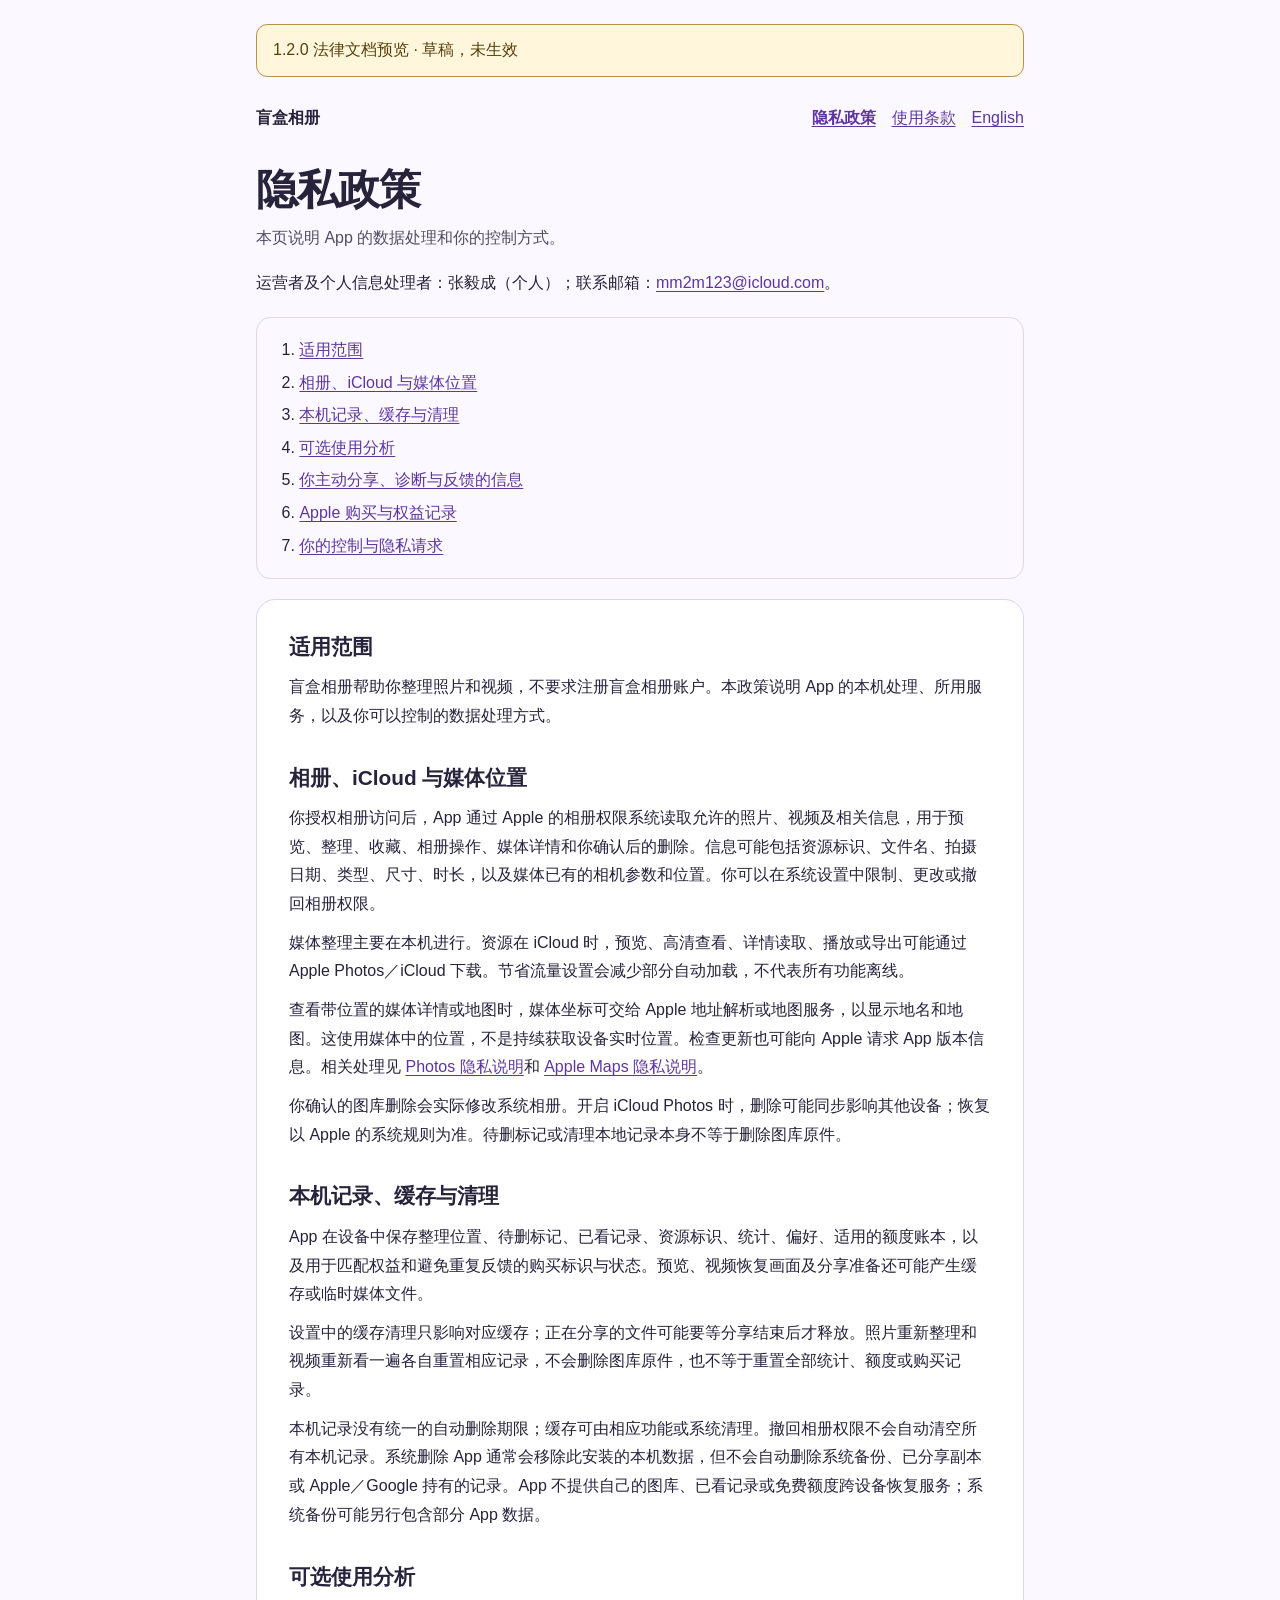
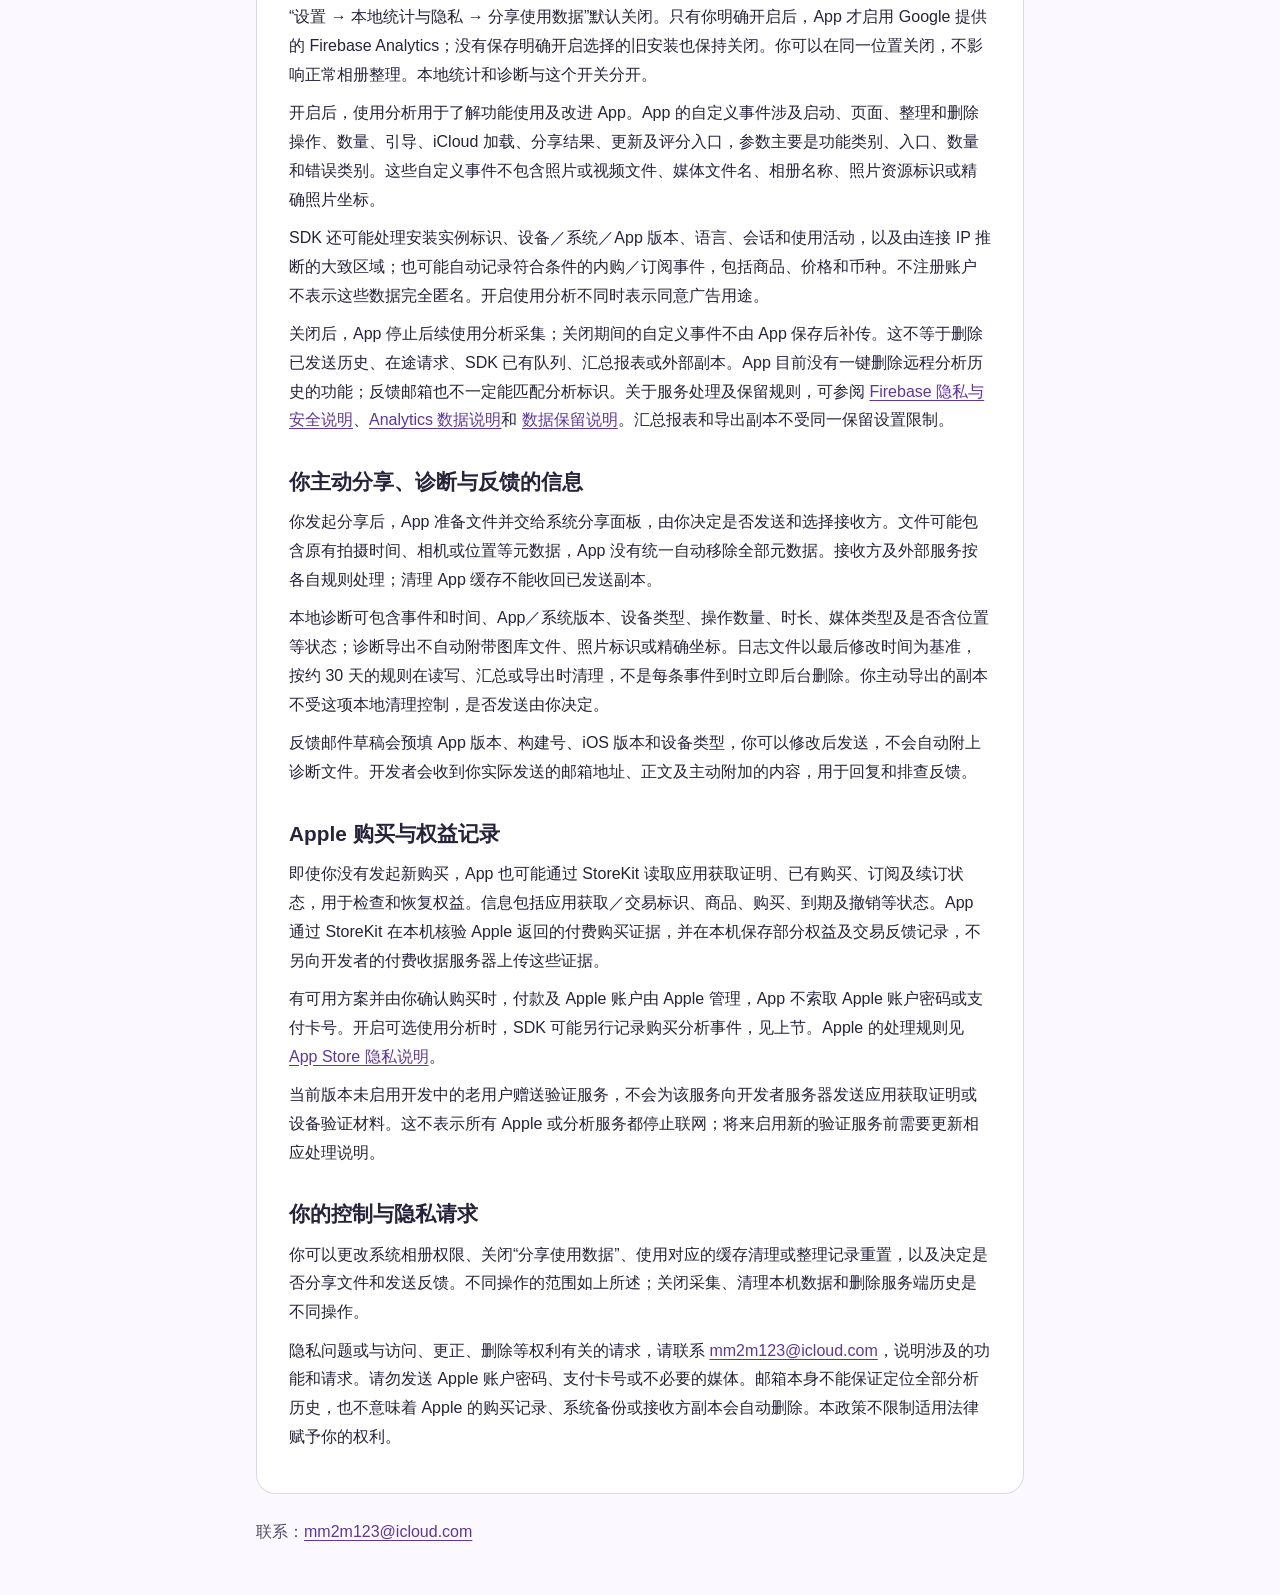
<file: preview/1.2.0/legal/zh/privacy.html>
<!doctype html>
<html lang="zh-Hans">
<head>
<meta charset="utf-8">
<meta name="viewport" content="width=device-width, initial-scale=1">
<meta name="robots" content="noindex,nofollow,noarchive">
<meta name="blindbox-document-status" content="unpublished-candidate">
<title>盲盒相册 · 隐私政策 · 未生效预览</title>
<link rel="stylesheet" href="../legal.css">
</head>
<body>
<a class="skip" href="#policy">跳转正文</a>
<main class="page">
<aside class="candidate" role="note">1.2.0 法律文档预览 · 草稿，未生效</aside>
<nav aria-label="法律文档"><span class="brand">盲盒相册</span><div class="links"><a href="privacy.html" aria-current="page">隐私政策</a><a href="terms.html">使用条款</a><a href="../privacy.html" lang="en">English</a></div></nav>
<header><h1>隐私政策</h1><p class="lead">本页说明 App 的数据处理和你的控制方式。</p><p class="operator">运营者及个人信息处理者：张毅成（个人）；联系邮箱：<a href="mailto:mm2m123@icloud.com">mm2m123@icloud.com</a>。</p></header>
<nav class="contents" aria-label="本页目录"><ol><li><a href="#scope">适用范围</a></li><li><a href="#photos">相册、iCloud 与媒体位置</a></li><li><a href="#local">本机记录、缓存与清理</a></li><li><a href="#analytics">可选使用分析</a></li><li><a href="#sharing">你主动分享、诊断与反馈的信息</a></li><li><a href="#purchases">Apple 购买与权益记录</a></li><li><a href="#choices">你的控制与隐私请求</a></li></ol></nav>
<article id="policy" class="content"><section id="scope"><h2>适用范围</h2><p>盲盒相册帮助你整理照片和视频，不要求注册盲盒相册账户。本政策说明 App 的本机处理、所用服务，以及你可以控制的数据处理方式。</p></section>
<section id="photos"><h2>相册、iCloud 与媒体位置</h2><p>你授权相册访问后，App 通过 Apple 的相册权限系统读取允许的照片、视频及相关信息，用于预览、整理、收藏、相册操作、媒体详情和你确认后的删除。信息可能包括资源标识、文件名、拍摄日期、类型、尺寸、时长，以及媒体已有的相机参数和位置。你可以在系统设置中限制、更改或撤回相册权限。</p>
<p>媒体整理主要在本机进行。资源在 iCloud 时，预览、高清查看、详情读取、播放或导出可能通过 Apple Photos／iCloud 下载。节省流量设置会减少部分自动加载，不代表所有功能离线。</p>
<p>查看带位置的媒体详情或地图时，媒体坐标可交给 Apple 地址解析或地图服务，以显示地名和地图。这使用媒体中的位置，不是持续获取设备实时位置。检查更新也可能向 Apple 请求 App 版本信息。相关处理见 <a href="https://www.apple.com/legal/privacy/data/en/photos/">Photos 隐私说明</a>和 <a href="https://www.apple.com/legal/privacy/data/en/apple-maps/">Apple Maps 隐私说明</a>。</p>
<p>你确认的图库删除会实际修改系统相册。开启 iCloud Photos 时，删除可能同步影响其他设备；恢复以 Apple 的系统规则为准。待删标记或清理本地记录本身不等于删除图库原件。</p></section>
<section id="local"><h2>本机记录、缓存与清理</h2><p>App 在设备中保存整理位置、待删标记、已看记录、资源标识、统计、偏好、适用的额度账本，以及用于匹配权益和避免重复反馈的购买标识与状态。预览、视频恢复画面及分享准备还可能产生缓存或临时媒体文件。</p>
<p>设置中的缓存清理只影响对应缓存；正在分享的文件可能要等分享结束后才释放。照片重新整理和视频重新看一遍各自重置相应记录，不会删除图库原件，也不等于重置全部统计、额度或购买记录。</p>
<p>本机记录没有统一的自动删除期限；缓存可由相应功能或系统清理。撤回相册权限不会自动清空所有本机记录。系统删除 App 通常会移除此安装的本机数据，但不会自动删除系统备份、已分享副本或 Apple／Google 持有的记录。App 不提供自己的图库、已看记录或免费额度跨设备恢复服务；系统备份可能另行包含部分 App 数据。</p></section>
<section id="analytics"><h2>可选使用分析</h2><p>“设置 → 本地统计与隐私 → 分享使用数据”默认关闭。只有你明确开启后，App 才启用 Google 提供的 Firebase Analytics；没有保存明确开启选择的旧安装也保持关闭。你可以在同一位置关闭，不影响正常相册整理。本地统计和诊断与这个开关分开。</p>
<p>开启后，使用分析用于了解功能使用及改进 App。App 的自定义事件涉及启动、页面、整理和删除操作、数量、引导、iCloud 加载、分享结果、更新及评分入口，参数主要是功能类别、入口、数量和错误类别。这些自定义事件不包含照片或视频文件、媒体文件名、相册名称、照片资源标识或精确照片坐标。</p>
<p>SDK 还可能处理安装实例标识、设备／系统／App 版本、语言、会话和使用活动，以及由连接 IP 推断的大致区域；也可能自动记录符合条件的内购／订阅事件，包括商品、价格和币种。不注册账户不表示这些数据完全匿名。开启使用分析不同时表示同意广告用途。</p>
<p>关闭后，App 停止后续使用分析采集；关闭期间的自定义事件不由 App 保存后补传。这不等于删除已发送历史、在途请求、SDK 已有队列、汇总报表或外部副本。App 目前没有一键删除远程分析历史的功能；反馈邮箱也不一定能匹配分析标识。关于服务处理及保留规则，可参阅 <a href="https://firebase.google.com/support/privacy">Firebase 隐私与安全说明</a>、<a href="https://support.google.com/analytics/answer/10285841?hl=zh-Hans">Analytics 数据说明</a>和 <a href="https://support.google.com/analytics/answer/7667196?hl=zh-Hans">数据保留说明</a>。汇总报表和导出副本不受同一保留设置限制。</p></section>
<section id="sharing"><h2>你主动分享、诊断与反馈的信息</h2><p>你发起分享后，App 准备文件并交给系统分享面板，由你决定是否发送和选择接收方。文件可能包含原有拍摄时间、相机或位置等元数据，App 没有统一自动移除全部元数据。接收方及外部服务按各自规则处理；清理 App 缓存不能收回已发送副本。</p>
<p>本地诊断可包含事件和时间、App／系统版本、设备类型、操作数量、时长、媒体类型及是否含位置等状态；诊断导出不自动附带图库文件、照片标识或精确坐标。日志文件以最后修改时间为基准，按约 30 天的规则在读写、汇总或导出时清理，不是每条事件到时立即后台删除。你主动导出的副本不受这项本地清理控制，是否发送由你决定。</p>
<p>反馈邮件草稿会预填 App 版本、构建号、iOS 版本和设备类型，你可以修改后发送，不会自动附上诊断文件。开发者会收到你实际发送的邮箱地址、正文及主动附加的内容，用于回复和排查反馈。</p></section>
<section id="purchases"><h2>Apple 购买与权益记录</h2><p>即使你没有发起新购买，App 也可能通过 StoreKit 读取应用获取证明、已有购买、订阅及续订状态，用于检查和恢复权益。信息包括应用获取／交易标识、商品、购买、到期及撤销等状态。App 通过 StoreKit 在本机核验 Apple 返回的付费购买证据，并在本机保存部分权益及交易反馈记录，不另向开发者的付费收据服务器上传这些证据。</p>
<p>有可用方案并由你确认购买时，付款及 Apple 账户由 Apple 管理，App 不索取 Apple 账户密码或支付卡号。开启可选使用分析时，SDK 可能另行记录购买分析事件，见上节。Apple 的处理规则见 <a href="https://www.apple.com/legal/privacy/data/en/app-store/">App Store 隐私说明</a>。</p>
<p>当前版本未启用开发中的老用户赠送验证服务，不会为该服务向开发者服务器发送应用获取证明或设备验证材料。这不表示所有 Apple 或分析服务都停止联网；将来启用新的验证服务前需要更新相应处理说明。</p></section>
<section id="choices"><h2>你的控制与隐私请求</h2><p>你可以更改系统相册权限、关闭“分享使用数据”、使用对应的缓存清理或整理记录重置，以及决定是否分享文件和发送反馈。不同操作的范围如上所述；关闭采集、清理本机数据和删除服务端历史是不同操作。</p>
<p>隐私问题或与访问、更正、删除等权利有关的请求，请联系 <a href="mailto:mm2m123@icloud.com">mm2m123@icloud.com</a>，说明涉及的功能和请求。请勿发送 Apple 账户密码、支付卡号或不必要的媒体。邮箱本身不能保证定位全部分析历史，也不意味着 Apple 的购买记录、系统备份或接收方副本会自动删除。本政策不限制适用法律赋予你的权利。</p></section></article>
<footer>联系：<a href="mailto:mm2m123@icloud.com">mm2m123@icloud.com</a></footer>
</main>
</body>
</html>
</file>
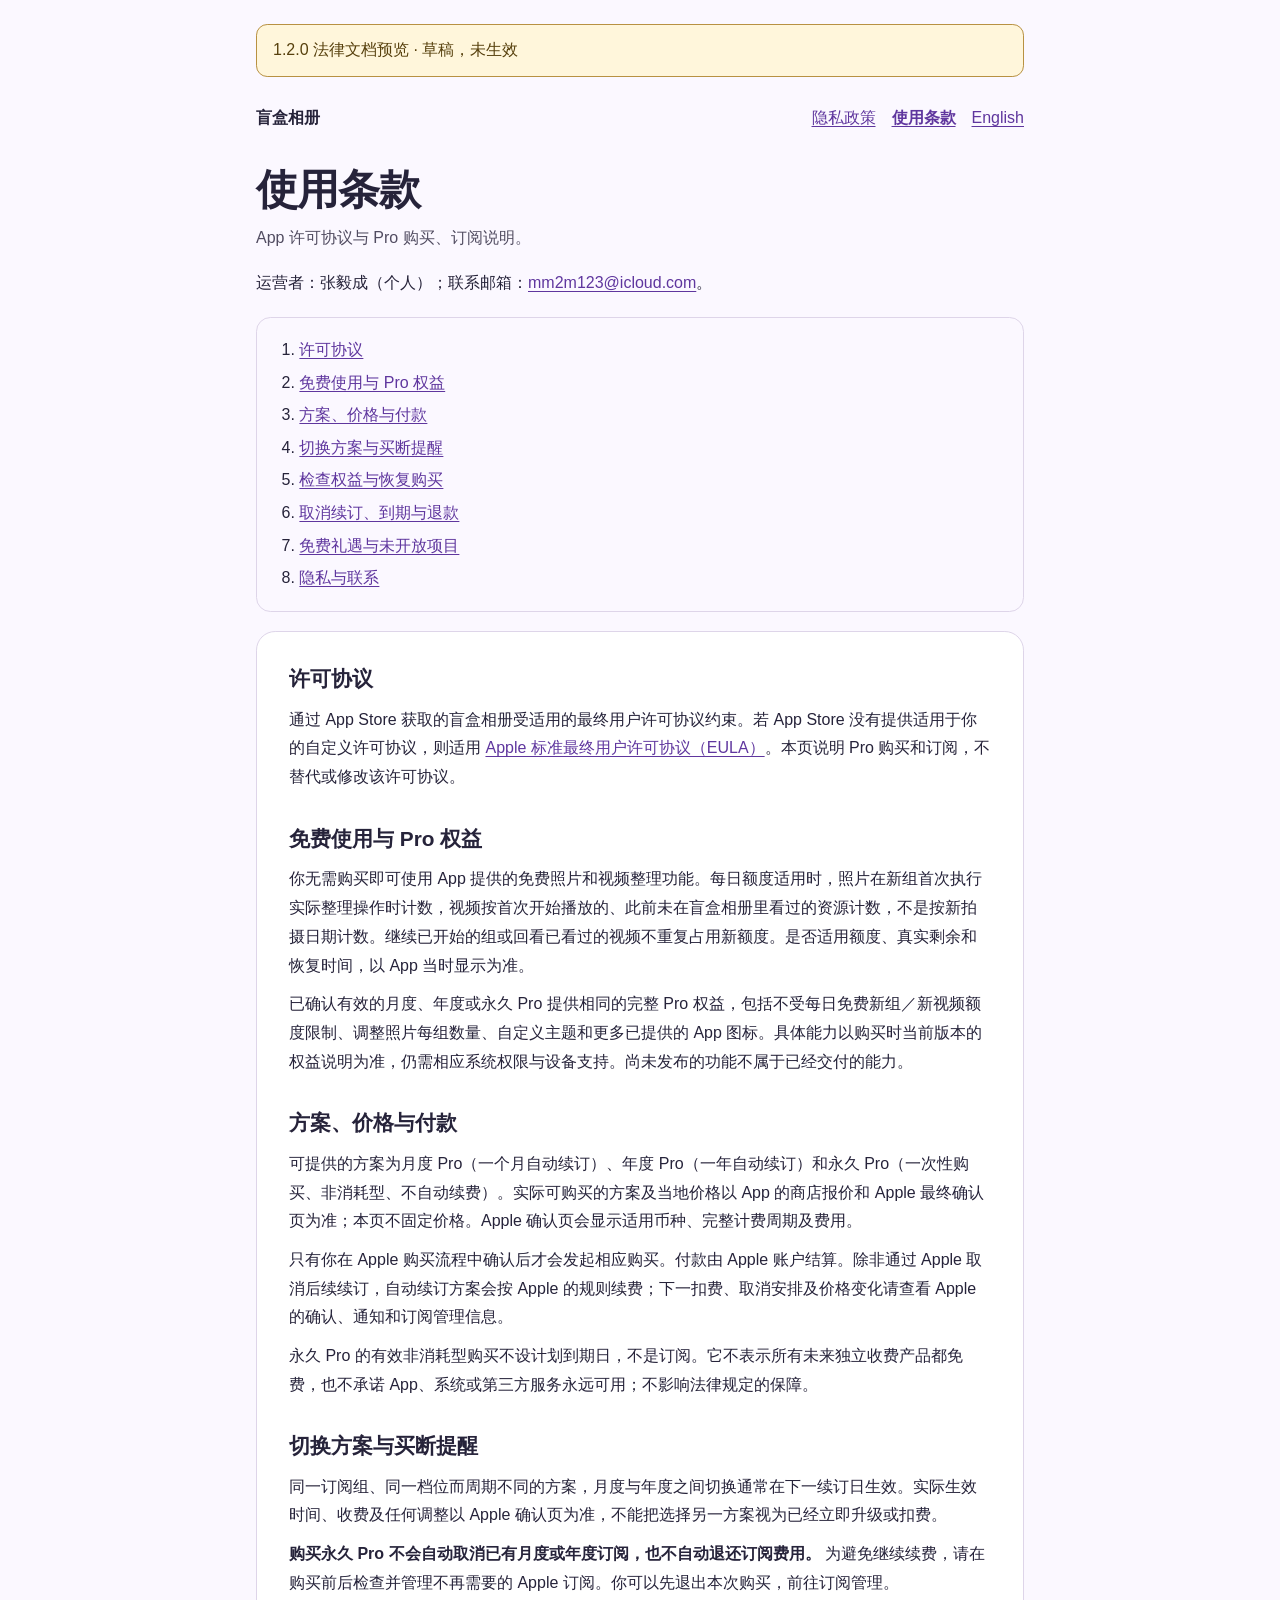
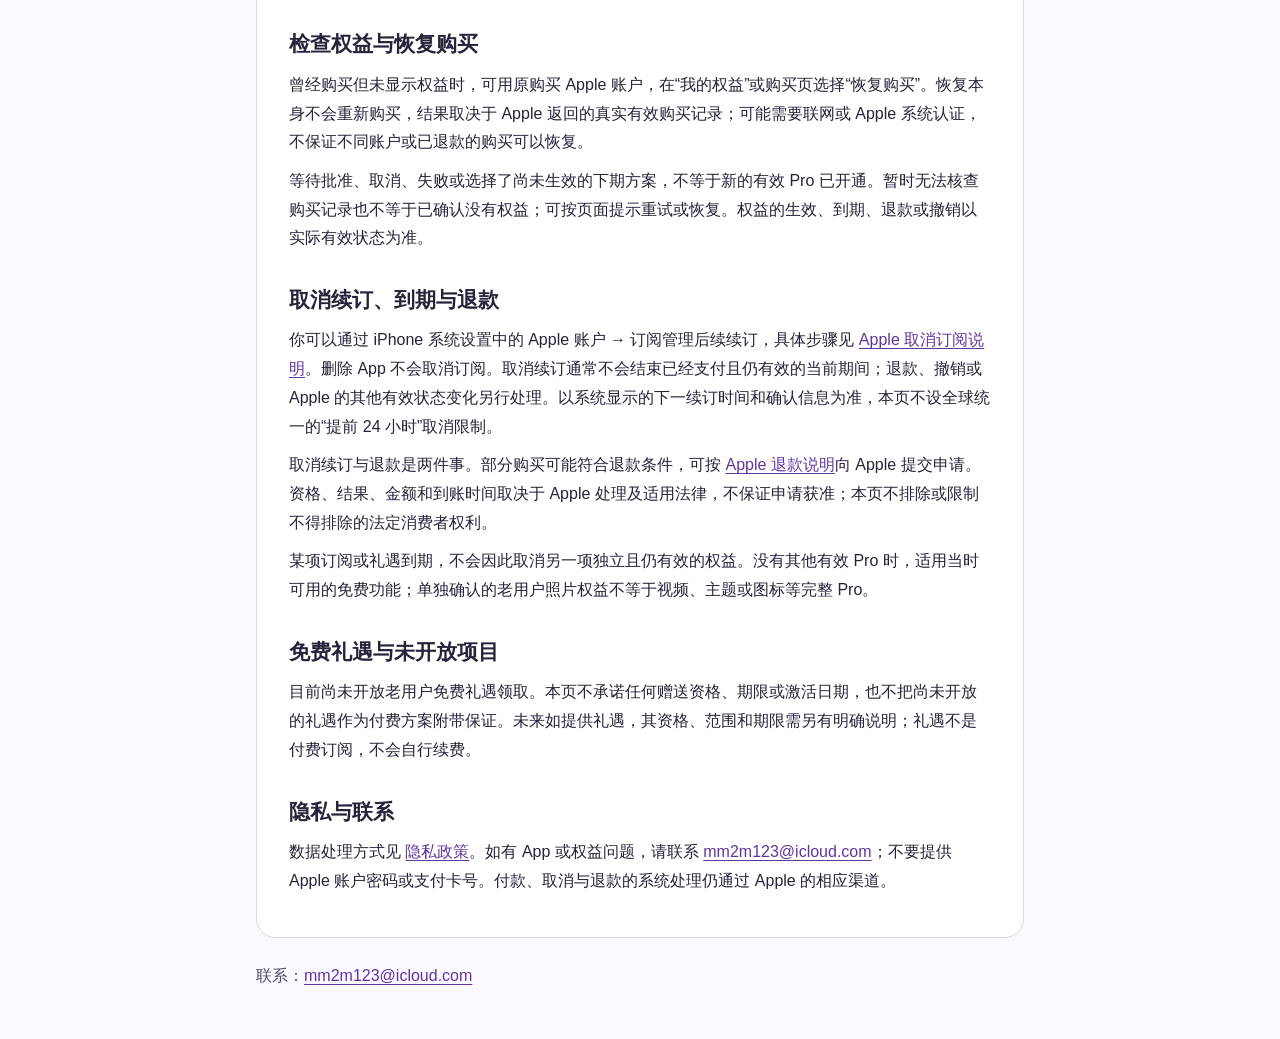
<file: preview/1.2.0/legal/zh/terms.html>
<!doctype html>
<html lang="zh-Hans">
<head>
<meta charset="utf-8">
<meta name="viewport" content="width=device-width, initial-scale=1">
<meta name="robots" content="noindex,nofollow,noarchive">
<meta name="blindbox-document-status" content="unpublished-candidate">
<title>盲盒相册 · 使用条款 · 未生效预览</title>
<link rel="stylesheet" href="../legal.css">
</head>
<body>
<a class="skip" href="#policy">跳转正文</a>
<main class="page">
<aside class="candidate" role="note">1.2.0 法律文档预览 · 草稿，未生效</aside>
<nav aria-label="法律文档"><span class="brand">盲盒相册</span><div class="links"><a href="privacy.html">隐私政策</a><a href="terms.html" aria-current="page">使用条款</a><a href="../terms.html" lang="en">English</a></div></nav>
<header><h1>使用条款</h1><p class="lead">App 许可协议与 Pro 购买、订阅说明。</p><p class="operator">运营者：张毅成（个人）；联系邮箱：<a href="mailto:mm2m123@icloud.com">mm2m123@icloud.com</a>。</p></header>
<nav class="contents" aria-label="本页目录"><ol><li><a href="#license">许可协议</a></li><li><a href="#free">免费使用与 Pro 权益</a></li><li><a href="#plans">方案、价格与付款</a></li><li><a href="#changes">切换方案与买断提醒</a></li><li><a href="#restore">检查权益与恢复购买</a></li><li><a href="#cancel">取消续订、到期与退款</a></li><li><a href="#gifts">免费礼遇与未开放项目</a></li><li><a href="#contact">隐私与联系</a></li></ol></nav>
<article id="policy" class="content"><section id="license"><h2>许可协议</h2><p>通过 App Store 获取的盲盒相册受适用的最终用户许可协议约束。若 App Store 没有提供适用于你的自定义许可协议，则适用 <a href="https://www.apple.com/legal/internet-services/itunes/dev/stdeula/">Apple 标准最终用户许可协议（EULA）</a>。本页说明 Pro 购买和订阅，不替代或修改该许可协议。</p></section>
<section id="free"><h2>免费使用与 Pro 权益</h2><p>你无需购买即可使用 App 提供的免费照片和视频整理功能。每日额度适用时，照片在新组首次执行实际整理操作时计数，视频按首次开始播放的、此前未在盲盒相册里看过的资源计数，不是按新拍摄日期计数。继续已开始的组或回看已看过的视频不重复占用新额度。是否适用额度、真实剩余和恢复时间，以 App 当时显示为准。</p>
<p>已确认有效的月度、年度或永久 Pro 提供相同的完整 Pro 权益，包括不受每日免费新组／新视频额度限制、调整照片每组数量、自定义主题和更多已提供的 App 图标。具体能力以购买时当前版本的权益说明为准，仍需相应系统权限与设备支持。尚未发布的功能不属于已经交付的能力。</p></section>
<section id="plans"><h2>方案、价格与付款</h2><p>可提供的方案为月度 Pro（一个月自动续订）、年度 Pro（一年自动续订）和永久 Pro（一次性购买、非消耗型、不自动续费）。实际可购买的方案及当地价格以 App 的商店报价和 Apple 最终确认页为准；本页不固定价格。Apple 确认页会显示适用币种、完整计费周期及费用。</p>
<p>只有你在 Apple 购买流程中确认后才会发起相应购买。付款由 Apple 账户结算。除非通过 Apple 取消后续续订，自动续订方案会按 Apple 的规则续费；下一扣费、取消安排及价格变化请查看 Apple 的确认、通知和订阅管理信息。</p>
<p>永久 Pro 的有效非消耗型购买不设计划到期日，不是订阅。它不表示所有未来独立收费产品都免费，也不承诺 App、系统或第三方服务永远可用；不影响法律规定的保障。</p></section>
<section id="changes"><h2>切换方案与买断提醒</h2><p>同一订阅组、同一档位而周期不同的方案，月度与年度之间切换通常在下一续订日生效。实际生效时间、收费及任何调整以 Apple 确认页为准，不能把选择另一方案视为已经立即升级或扣费。</p>
<p><strong>购买永久 Pro 不会自动取消已有月度或年度订阅，也不自动退还订阅费用。</strong> 为避免继续续费，请在购买前后检查并管理不再需要的 Apple 订阅。你可以先退出本次购买，前往订阅管理。</p></section>
<section id="restore"><h2>检查权益与恢复购买</h2><p>曾经购买但未显示权益时，可用原购买 Apple 账户，在“我的权益”或购买页选择“恢复购买”。恢复本身不会重新购买，结果取决于 Apple 返回的真实有效购买记录；可能需要联网或 Apple 系统认证，不保证不同账户或已退款的购买可以恢复。</p>
<p>等待批准、取消、失败或选择了尚未生效的下期方案，不等于新的有效 Pro 已开通。暂时无法核查购买记录也不等于已确认没有权益；可按页面提示重试或恢复。权益的生效、到期、退款或撤销以实际有效状态为准。</p></section>
<section id="cancel"><h2>取消续订、到期与退款</h2><p>你可以通过 iPhone 系统设置中的 Apple 账户 → 订阅管理后续续订，具体步骤见 <a href="https://support.apple.com/zh-cn/118428">Apple 取消订阅说明</a>。删除 App 不会取消订阅。取消续订通常不会结束已经支付且仍有效的当前期间；退款、撤销或 Apple 的其他有效状态变化另行处理。以系统显示的下一续订时间和确认信息为准，本页不设全球统一的“提前 24 小时”取消限制。</p>
<p>取消续订与退款是两件事。部分购买可能符合退款条件，可按 <a href="https://support.apple.com/zh-cn/118223">Apple 退款说明</a>向 Apple 提交申请。资格、结果、金额和到账时间取决于 Apple 处理及适用法律，不保证申请获准；本页不排除或限制不得排除的法定消费者权利。</p>
<p>某项订阅或礼遇到期，不会因此取消另一项独立且仍有效的权益。没有其他有效 Pro 时，适用当时可用的免费功能；单独确认的老用户照片权益不等于视频、主题或图标等完整 Pro。</p></section>
<section id="gifts"><h2>免费礼遇与未开放项目</h2><p>目前尚未开放老用户免费礼遇领取。本页不承诺任何赠送资格、期限或激活日期，也不把尚未开放的礼遇作为付费方案附带保证。未来如提供礼遇，其资格、范围和期限需另有明确说明；礼遇不是付费订阅，不会自行续费。</p></section>
<section id="contact"><h2>隐私与联系</h2><p>数据处理方式见 <a href="privacy.html">隐私政策</a>。如有 App 或权益问题，请联系 <a href="mailto:mm2m123@icloud.com">mm2m123@icloud.com</a>；不要提供 Apple 账户密码或支付卡号。付款、取消与退款的系统处理仍通过 Apple 的相应渠道。</p></section></article>
<footer>联系：<a href="mailto:mm2m123@icloud.com">mm2m123@icloud.com</a></footer>
</main>
</body>
</html>
</file>
<file: style.css>
* { box-sizing: border-box; }

body {
  margin: 0;
  min-height: 100vh;
  font-family: -apple-system, BlinkMacSystemFont, "SF Pro Display", "Helvetica Neue", Arial, sans-serif;
  color: #26233a;
  background:
    radial-gradient(circle at 16% 10%, rgba(106, 167, 255, 0.3), transparent 26%),
    radial-gradient(circle at 84% 14%, rgba(255, 119, 181, 0.24), transparent 28%),
    radial-gradient(circle at 50% 82%, rgba(181, 108, 255, 0.16), transparent 30%),
    linear-gradient(180deg, #ffffff 0%, #fbf8ff 48%, #f6f8ff 100%);
}

.page {
  max-width: 1080px;
  margin: 0 auto;
  padding: 32px 24px 64px;
}

nav {
  display: flex;
  justify-content: space-between;
  align-items: center;
  margin-bottom: 72px;
}

.brand {
  display: flex;
  align-items: center;
  gap: 12px;
  color: #26233a;
  text-decoration: none;
  font-weight: 800;
  letter-spacing: -0.03em;
}

.icon {
  width: 38px;
  height: 38px;
  border-radius: 12px;
  object-fit: cover;
  box-shadow: 0 12px 28px rgba(133, 117, 255, 0.22);
}

.nav-links a,
nav a.lang {
  color: rgba(38, 35, 58, 0.62);
  text-decoration: none;
  margin-left: 22px;
  font-size: 15px;
  font-weight: 700;
}

.lang {
  padding: 8px 12px;
  border-radius: 999px;
  background: rgba(255,255,255,0.58);
  border: 1px solid rgba(255,255,255,0.9);
}

.eyebrow {
  color: #8b5cf6;
  font-weight: 800;
  font-size: 13px;
  letter-spacing: 0.08em;
  text-transform: uppercase;
  margin-bottom: 16px;
}

h1 {
  font-size: clamp(42px, 7vw, 76px);
  line-height: 1;
  letter-spacing: -0.06em;
  margin: 0 0 22px;
  background: linear-gradient(135deg, #3b3a6d, #8b5cf6 45%, #ff6aa8);
  -webkit-background-clip: text;
  color: transparent;
}

.lead {
  color: rgba(38, 35, 58, 0.66);
  font-size: 20px;
  line-height: 1.65;
  max-width: 700px;
  margin: 0 0 34px;
}

.hero {
  display: grid;
  grid-template-columns: 1.05fr 0.95fr;
  gap: 56px;
  align-items: center;
}

.actions {
  display: flex;
  flex-wrap: wrap;
  gap: 14px;
}

.button {
  display: inline-flex;
  align-items: center;
  justify-content: center;
  height: 50px;
  padding: 0 22px;
  border-radius: 999px;
  text-decoration: none;
  font-weight: 800;
  font-size: 15px;
}

.primary {
  color: white;
  background: linear-gradient(135deg, #7c8cff, #b56cff, #ff72a8);
  box-shadow: 0 18px 36px rgba(139, 92, 246, 0.24);
}

.secondary {
  color: #5f55a5;
  background: rgba(255,255,255,0.68);
  border: 1px solid rgba(255,255,255,0.9);
  backdrop-filter: blur(22px);
}

.visual {
  position: relative;
  height: 420px;
  display: flex;
  align-items: center;
  justify-content: center;
}

.icon-large {
  width: 310px;
  height: 310px;
  border-radius: 68px;
  object-fit: cover;
  box-shadow: 0 34px 80px rgba(133, 117, 255, 0.24);
}

.panel,
.content {
  padding: clamp(28px, 5vw, 54px);
  border-radius: 36px;
  background: rgba(255,255,255,0.68);
  border: 1px solid rgba(255,255,255,0.95);
  box-shadow: 0 28px 70px rgba(126, 108, 255, 0.14);
  backdrop-filter: blur(24px);
}

.cards {
  display: grid;
  grid-template-columns: repeat(3, 1fr);
  gap: 18px;
  margin-top: 72px;
}

.card {
  padding: 24px;
  border-radius: 26px;
  background: linear-gradient(180deg, rgba(255,255,255,0.88), rgba(255,255,255,0.58));
  border: 1px solid rgba(255,255,255,0.92);
  margin-top: 18px;
}

.card h3,
.card h2 {
  margin: 0 0 10px;
  letter-spacing: -0.03em;
}

.card p,
.content p,
.panel p,
li {
  color: rgba(38, 35, 58, 0.64);
  line-height: 1.8;
}

section {
  padding-top: 26px;
  margin-top: 26px;
  border-top: 1px solid rgba(126, 108, 255, 0.13);
}

a {
  color: #8b5cf6;
  text-decoration: none;
  font-weight: 700;
}

.mail {
  display: inline-flex;
  margin-top: 16px;
  padding: 13px 18px;
  border-radius: 999px;
  color: white;
  background: linear-gradient(135deg, #7c8cff, #b56cff, #ff72a8);
  box-shadow: 0 16px 34px rgba(139, 92, 246, 0.22);
}

footer {
  margin-top: 44px;
  color: rgba(38, 35, 58, 0.42);
  font-size: 14px;
  text-align: center;
}

@media (max-width: 820px) {
  nav { margin-bottom: 46px; }
  .hero { grid-template-columns: 1fr; }
  .visual { height: 340px; }
  .icon-large { width: 250px; height: 250px; border-radius: 54px; }
  .cards { grid-template-columns: 1fr; margin-top: 48px; }
  .nav-links a, nav a.lang { margin-left: 12px; }
}
</file>
<file: preview/1.2.0/legal/legal.css>
/* Local legal candidate: uses the existing BlindBox site's type and colour family. No external assets. */
* { box-sizing: border-box; }
html { color-scheme: light; scroll-padding-top: 1.5rem; }
body { margin: 0; color: #26233a; background: #fbf8ff; font-family: -apple-system, BlinkMacSystemFont, "Helvetica Neue", Arial, sans-serif; font-size: 1rem; line-height: 1.8; overflow-wrap: anywhere; }
.page { max-width: 52rem; margin: 0 auto; padding: 1.5rem clamp(1rem, 4vw, 2rem) 3rem; }
a { color: #5f369e; text-underline-offset: .18em; }
a:focus-visible { outline: 3px solid #5f369e; outline-offset: 3px; border-radius: .2rem; }
.skip { position: absolute; top: -5rem; padding: .5rem; background: white; z-index: 1; }
.skip:focus { top: .5rem; }
.candidate { padding: .7rem 1rem; border: 1px solid #b89142; background: #fff6db; color: #57400d; border-radius: .7rem; }
nav { display: flex; align-items: baseline; justify-content: space-between; flex-wrap: wrap; gap: .5rem 1rem; margin: 1.2rem 0; }
.brand { font-weight: 750; }
.links { display: flex; flex-wrap: wrap; gap: .25rem 1rem; }
.links a { display: inline-flex; align-items: center; min-height: 2.75rem; }
[aria-current="page"] { font-weight: 750; }
h1 { margin: 1.5rem 0 .5rem; line-height: 1.25; font-size: clamp(1.8rem, 6vw, 2.6rem); letter-spacing: -.025em; }
h2 { margin: 0 0 .7rem; font-size: 1.3rem; line-height: 1.45; }
.lead { color: #514c61; margin: 0 0 1rem; }
.contents { display: block; padding: .5rem 1.25rem; border: 1px solid #ded5e9; border-radius: .9rem; }
.contents ol { margin: .5rem 0; padding-left: 1.4rem; }
.contents a { display: inline-block; padding: .12rem 0; }
.content { padding: clamp(1rem, 4vw, 2rem); border: 1px solid #ded5e9; border-radius: 1.2rem; background: white; }
section + section { margin-top: 2rem; }
p { margin: .6rem 0; }
footer { margin-top: 1.5rem; color: #514c61; }
@media (prefers-reduced-motion: reduce) { html { scroll-behavior: auto; } }
@media print { body { color: black; background: white; } .page, .content { padding: 0; border: 0; } .links, .contents, .skip { display: none; } .candidate { background: white; border: 2px solid black; } }
</file>
